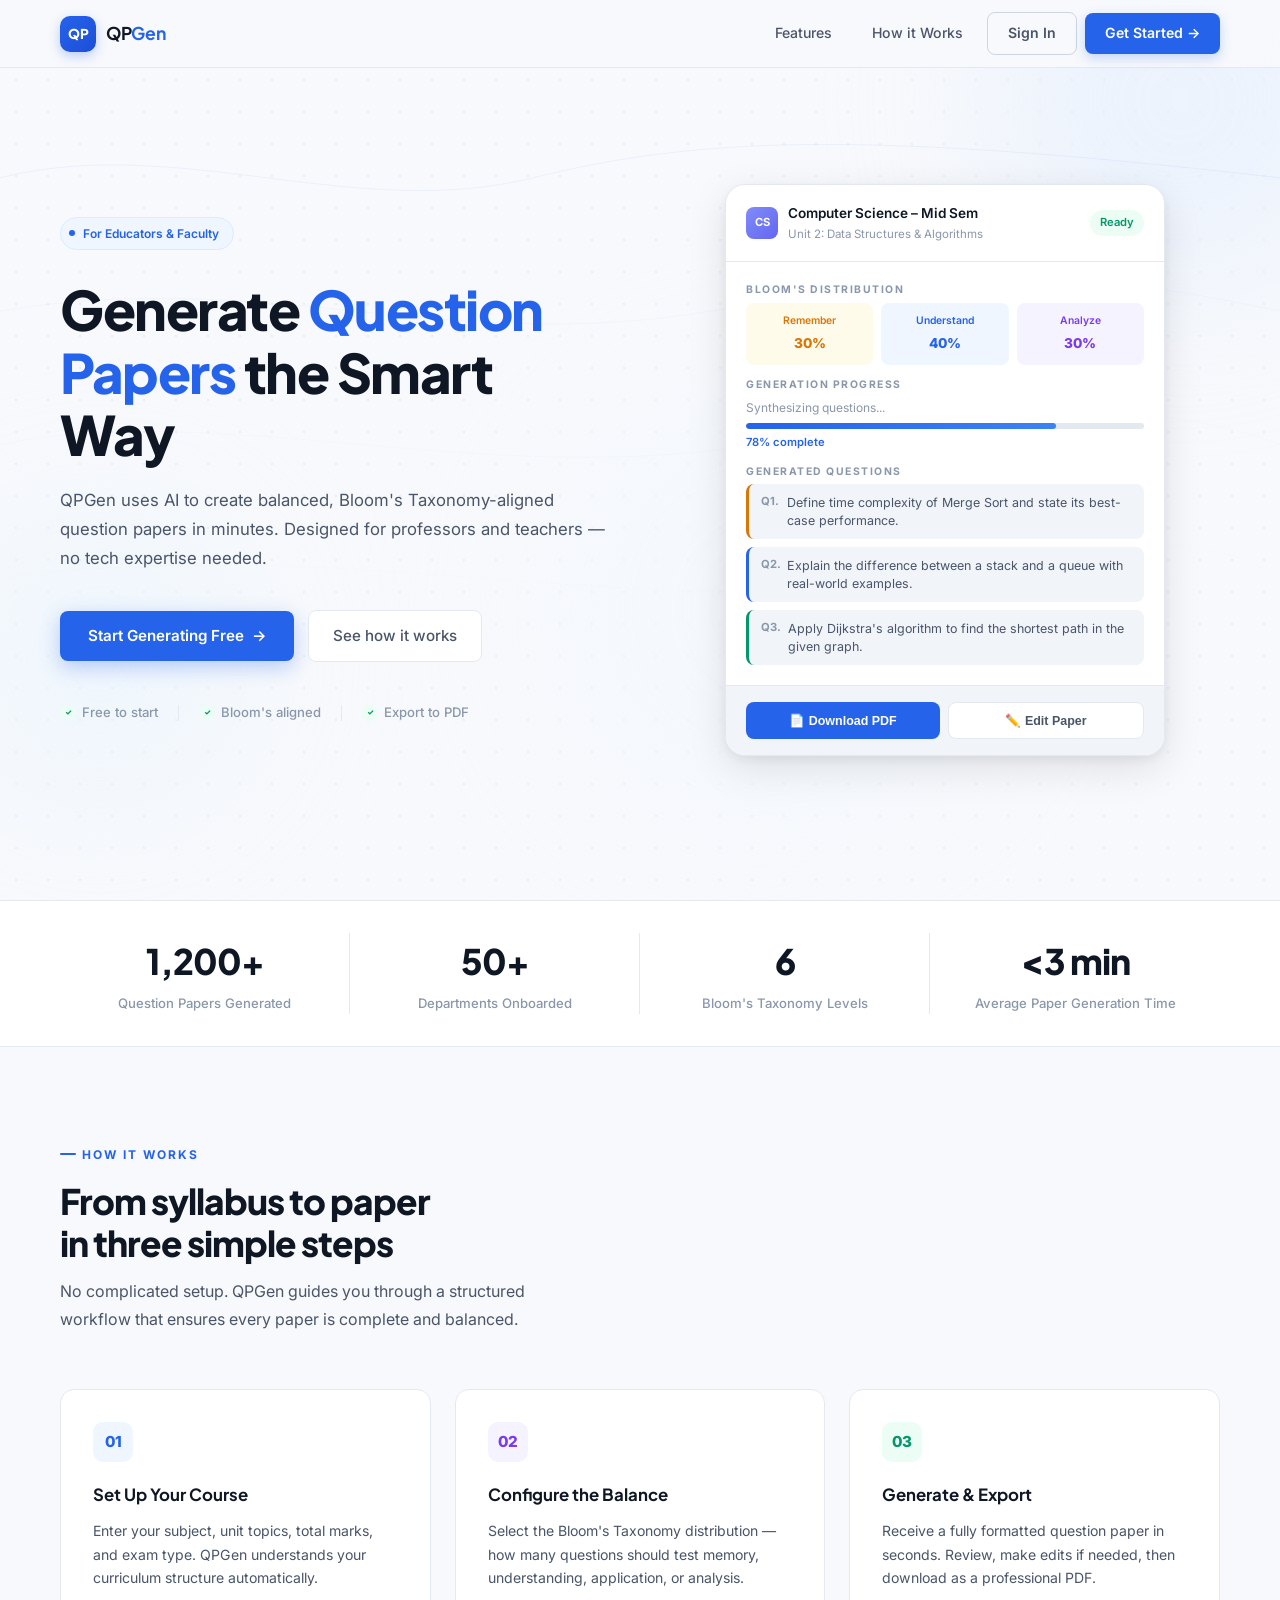
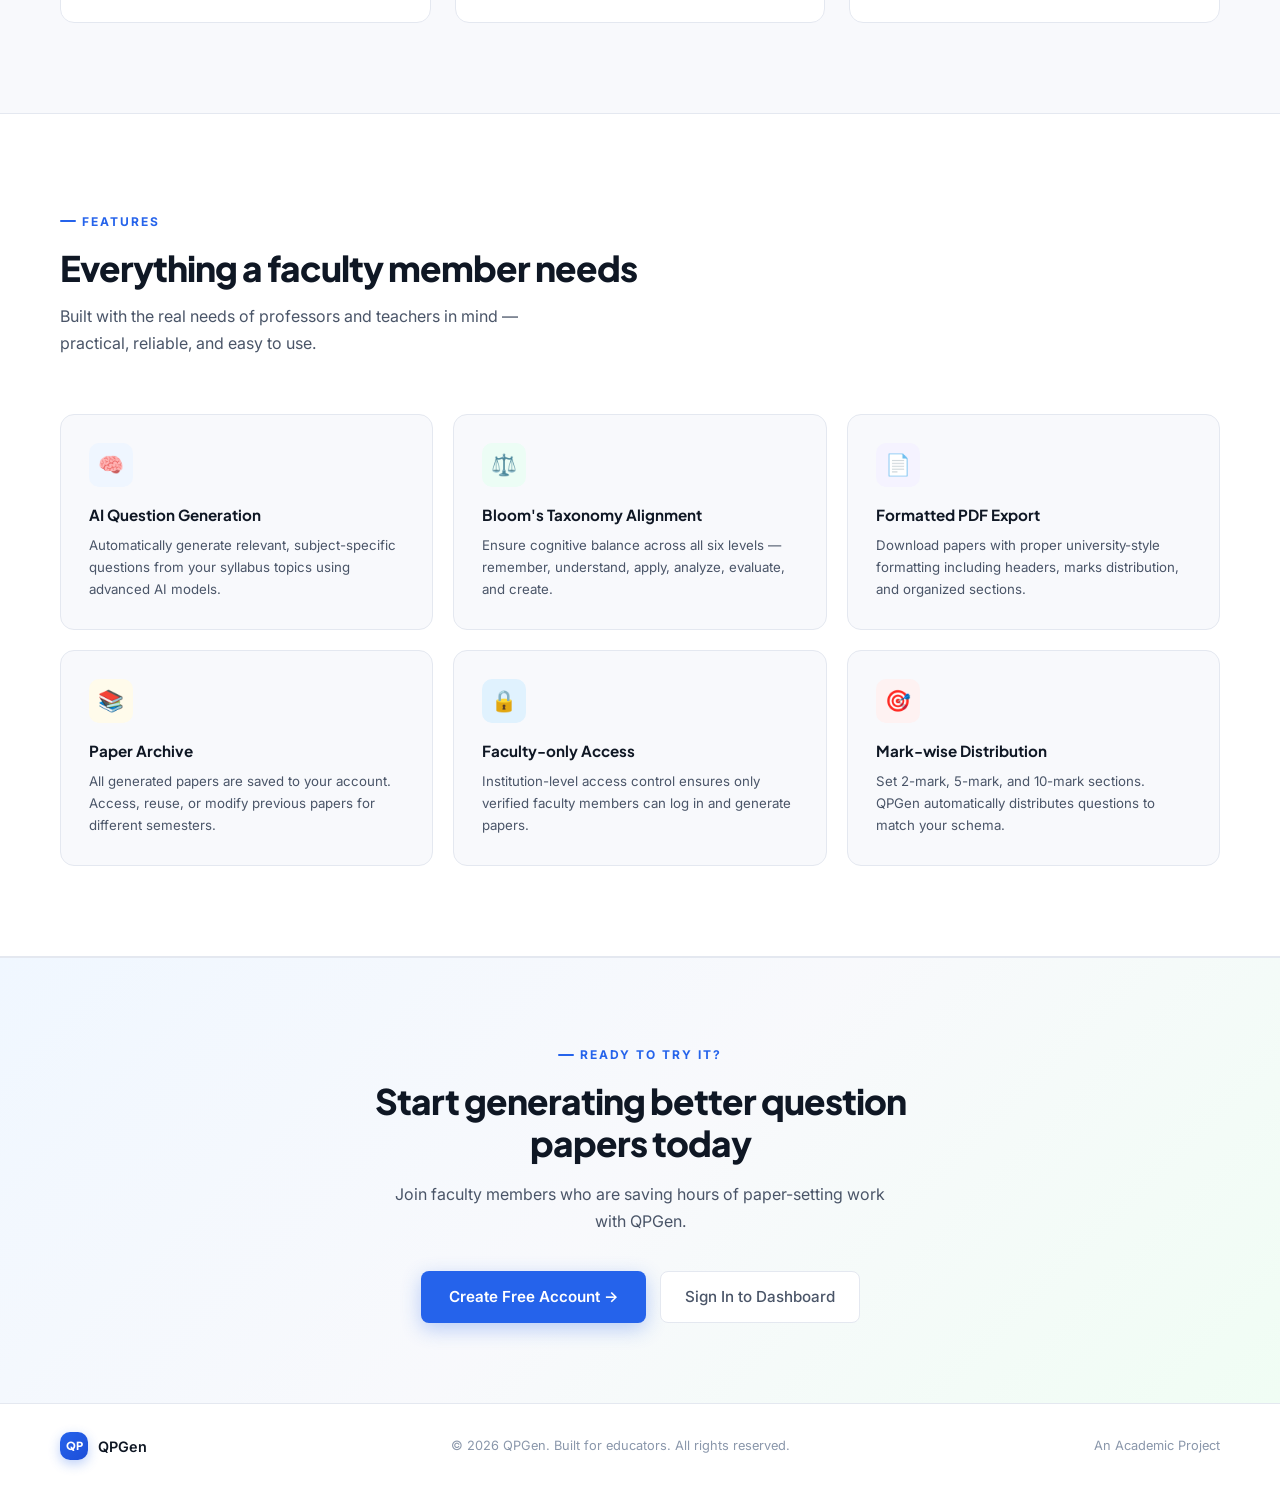
<file: frontend/index.html>
<!DOCTYPE html>
<html lang="en">

<head>
    <meta charset="UTF-8">
    <meta name="viewport" content="width=device-width, initial-scale=1.0">
    <title>QPGen — AI Question Paper Generator for Educators</title>
    <meta name="description"
        content="QPGen helps faculty generate balanced, Bloom's-aligned question papers in minutes using AI. Built for educators, by design.">
    <link
        href="https://fonts.googleapis.com/css2?family=Inter:wght@300;400;500;600;700;800&family=Plus+Jakarta+Sans:wght@400;500;600;700;800&display=swap"
        rel="stylesheet">
    <style>
        *,
        *::before,
        *::after {
            margin: 0;
            padding: 0;
            box-sizing: border-box;
        }

        :root {
            --bg: #f8f9fc;
            --surface: #ffffff;
            --surface-alt: #f1f4f9;
            --border: #e4e8f0;
            --border-strong: #cdd5e0;
            --text-primary: #0f1724;
            --text-secondary: #4a5568;
            --text-muted: #8a97ab;
            --blue: #2563eb;
            --blue-light: #3b82f6;
            --blue-dim: #eff6ff;
            --blue-mid: #dbeafe;
            --green: #059669;
            --green-dim: #ecfdf5;
            --purple: #7c3aed;
            --purple-dim: #f5f3ff;
            --amber: #d97706;
            --amber-dim: #fffbeb;
            --shadow-sm: 0 1px 3px rgba(0, 0, 0, 0.06), 0 1px 2px rgba(0, 0, 0, 0.04);
            --shadow-md: 0 4px 16px rgba(0, 0, 0, 0.08), 0 2px 6px rgba(0, 0, 0, 0.04);
            --shadow-lg: 0 12px 40px rgba(0, 0, 0, 0.1), 0 4px 12px rgba(0, 0, 0, 0.06);
            --radius: 14px;
            --radius-sm: 8px;
            --radius-lg: 20px;
        }

        html,
        body {
            background: var(--bg);
            color: var(--text-primary);
            font-family: 'Inter', sans-serif;
            scroll-behavior: smooth;
            overflow-x: hidden;
            line-height: 1.6;
        }

        /* ── DECORATIVE BG SYSTEM ── */
        .bg-system {
            position: fixed;
            inset: 0;
            z-index: 0;
            pointer-events: none;
            overflow: hidden;
            background-color: var(--bg);
            /* Subtle Dot Grid */
            background-image: radial-gradient(#2563eb15 1.5px, transparent 1.5px);
            background-size: 32px 32px;
        }

        .bg-lines {
            position: absolute;
            inset: 0;
            opacity: 0.3;
        }

        .floater {
            position: absolute;
            border-radius: 50%;
            filter: blur(80px);
            opacity: 0.4;
            z-index: -1;
            animation: float 20s infinite alternate cubic-bezier(0.45, 0, 0.55, 1);
        }

        .f1 {
            width: 400px;
            height: 400px;
            background: #dbeafe;
            top: -100px;
            right: -100px;
            animation-delay: 0s;
        }

        .f2 {
            width: 300px;
            height: 300px;
            background: #e0f2fe;
            bottom: 10%;
            left: -50px;
            animation-delay: -5s;
        }

        .f3 {
            width: 500px;
            height: 500px;
            background: #f0f7ff;
            top: 40%;
            right: 20%;
            animation-delay: -10s;
        }

        @keyframes float {
            0% {
                transform: translate(0, 0) scale(1);
            }

            100% {
                transform: translate(40px, 60px) scale(1.1);
            }
        }

        /* ── HEADER ── */
        header {
            position: fixed;
            top: 0;
            left: 0;
            right: 0;
            padding: 0 60px;
            height: 68px;
            display: flex;
            justify-content: space-between;
            align-items: center;
            z-index: 1000;
            background: rgba(248, 249, 252, 0.92);
            backdrop-filter: blur(16px);
            border-bottom: 1px solid var(--border);
        }

        .logo {
            display: flex;
            align-items: center;
            gap: 10px;
            text-decoration: none;
            color: inherit;
        }

        .logo-icon {
            width: 36px;
            height: 36px;
            background: linear-gradient(135deg, var(--blue) 0%, #1d4ed8 100%);
            border-radius: 10px;
            display: flex;
            align-items: center;
            justify-content: center;
            color: white;
            font-size: 0.85em;
            font-weight: 800;
            font-family: 'Plus Jakarta Sans', sans-serif;
            box-shadow: 0 4px 12px rgba(37, 99, 235, 0.3);
        }

        .logo-name {
            font-family: 'Plus Jakarta Sans', sans-serif;
            font-size: 1.1em;
            font-weight: 700;
            color: var(--text-primary);
            letter-spacing: -0.3px;
        }

        .logo-name span {
            color: var(--blue);
        }

        nav {
            display: flex;
            align-items: center;
            gap: 8px;
        }

        .nav-link {
            padding: 8px 16px;
            color: var(--text-secondary);
            text-decoration: none;
            font-size: 0.88em;
            font-weight: 500;
            border-radius: var(--radius-sm);
            transition: all 0.2s;
        }

        .nav-link:hover {
            background: var(--surface-alt);
            color: var(--text-primary);
        }

        .btn-nav {
            padding: 9px 20px;
            font-size: 0.88em;
            font-weight: 600;
            border-radius: var(--radius-sm);
            cursor: pointer;
            transition: all 0.2s;
            text-decoration: none;
            display: inline-flex;
            align-items: center;
            gap: 6px;
            border: none;
        }

        .btn-nav-outline {
            background: transparent;
            border: 1.5px solid var(--border-strong);
            color: var(--text-secondary);
        }

        .btn-nav-outline:hover {
            border-color: var(--blue);
            color: var(--blue);
            background: var(--blue-dim);
        }

        .btn-nav-primary {
            background: var(--blue);
            color: white;
            box-shadow: 0 4px 12px rgba(37, 99, 235, 0.25);
        }

        .btn-nav-primary:hover {
            background: var(--blue-light);
            transform: translateY(-1px);
            box-shadow: 0 6px 18px rgba(37, 99, 235, 0.35);
        }

        /* ── HERO ── */
        .hero {
            min-height: 100vh;
            display: flex;
            align-items: center;
            padding: 100px 60px 60px;
            position: relative;
            z-index: 1;
            gap: 60px;
        }

        .hero-left {
            flex: 1;
            max-width: 560px;
        }

        .hero-right {
            flex: 1;
            display: flex;
            justify-content: center;
            align-items: center;
        }

        .badge {
            display: inline-flex;
            align-items: center;
            gap: 8px;
            padding: 6px 14px 6px 8px;
            background: var(--blue-dim);
            border: 1.5px solid var(--blue-mid);
            border-radius: 100px;
            font-size: 0.75em;
            font-weight: 600;
            color: var(--blue);
            margin-bottom: 28px;
        }

        .badge-dot {
            width: 6px;
            height: 6px;
            background: var(--blue);
            border-radius: 50%;
            animation: pulse 2s infinite;
        }

        @keyframes pulse {

            0%,
            100% {
                opacity: 1;
                transform: scale(1);
            }

            50% {
                opacity: 0.5;
                transform: scale(0.8);
            }
        }

        .hero-title {
            font-family: 'Plus Jakarta Sans', sans-serif;
            font-size: 3.4em;
            font-weight: 800;
            line-height: 1.15;
            letter-spacing: -1.5px;
            color: var(--text-primary);
            margin-bottom: 20px;
        }

        .hero-title .highlight {
            color: var(--blue);
            position: relative;
        }

        .hero-title .highlight::after {
            content: '';
            position: absolute;
            bottom: 2px;
            left: 0;
            right: 0;
            height: 3px;
            background: linear-gradient(90deg, var(--blue), var(--blue-light));
            border-radius: 2px;
            opacity: 0.3;
        }

        .hero-sub {
            font-size: 1.05em;
            color: var(--text-secondary);
            line-height: 1.75;
            margin-bottom: 36px;
            font-weight: 400;
        }

        .hero-actions {
            display: flex;
            gap: 14px;
            flex-wrap: wrap;
            align-items: center;
        }

        .btn-hero-primary {
            padding: 13px 28px;
            background: var(--blue);
            color: white;
            border: none;
            border-radius: var(--radius-sm);
            font-size: 0.95em;
            font-weight: 600;
            cursor: pointer;
            transition: all 0.2s;
            text-decoration: none;
            display: inline-flex;
            align-items: center;
            gap: 8px;
            box-shadow: 0 6px 20px rgba(37, 99, 235, 0.3);
        }

        .btn-hero-primary:hover {
            background: #1d4ed8;
            transform: translateY(-2px);
            box-shadow: 0 10px 28px rgba(37, 99, 235, 0.4);
        }

        .btn-hero-secondary {
            padding: 13px 24px;
            background: var(--surface);
            color: var(--text-secondary);
            border: 1.5px solid var(--border);
            border-radius: var(--radius-sm);
            font-size: 0.95em;
            font-weight: 500;
            cursor: pointer;
            transition: all 0.2s;
            text-decoration: none;
            display: inline-flex;
            align-items: center;
            gap: 8px;
        }

        .btn-hero-secondary:hover {
            border-color: var(--blue);
            color: var(--blue);
            background: var(--blue-dim);
        }

        .trust-strip {
            margin-top: 40px;
            display: flex;
            align-items: center;
            gap: 20px;
        }

        .trust-item {
            display: flex;
            align-items: center;
            gap: 6px;
            font-size: 0.82em;
            color: var(--text-muted);
            font-weight: 500;
        }

        .trust-check {
            width: 16px;
            height: 16px;
            background: var(--green-dim);
            border-radius: 50%;
            display: flex;
            align-items: center;
            justify-content: center;
            color: var(--green);
            font-size: 0.6em;
            font-weight: 800;
            flex-shrink: 0;
        }

        .trust-sep {
            width: 1px;
            height: 16px;
            background: var(--border);
        }

        /* ── HERO CARD (Right side visual) ── */
        .hero-card {
            background: var(--surface);
            border: 1px solid var(--border);
            border-radius: var(--radius-lg);
            box-shadow: var(--shadow-lg);
            width: 100%;
            max-width: 440px;
            overflow: hidden;
        }

        .hc-header {
            padding: 18px 20px;
            border-bottom: 1px solid var(--border);
            display: flex;
            align-items: center;
            gap: 10px;
        }

        .hc-avatar {
            width: 32px;
            height: 32px;
            background: linear-gradient(135deg, #818cf8, #6366f1);
            border-radius: 8px;
            display: flex;
            align-items: center;
            justify-content: center;
            color: white;
            font-size: 0.7em;
            font-weight: 700;
        }

        .hc-title {
            font-size: 0.85em;
            font-weight: 600;
            color: var(--text-primary);
        }

        .hc-sub {
            font-size: 0.72em;
            color: var(--text-muted);
        }

        .hc-status {
            margin-left: auto;
            padding: 4px 10px;
            border-radius: 100px;
            font-size: 0.7em;
            font-weight: 600;
            background: var(--green-dim);
            color: var(--green);
        }

        .hc-body {
            padding: 20px;
            display: flex;
            flex-direction: column;
            gap: 12px;
        }

        .hc-section-label {
            font-size: 0.65em;
            font-weight: 700;
            text-transform: uppercase;
            letter-spacing: 1.5px;
            color: var(--text-muted);
            margin-bottom: 4px;
        }

        .hc-info-row {
            background: var(--surface-alt);
            border-radius: var(--radius-sm);
            padding: 10px 14px;
        }

        .hc-info-row .label {
            font-size: 0.7em;
            color: var(--text-muted);
            font-weight: 500;
        }

        .hc-info-row .value {
            font-size: 0.88em;
            font-weight: 600;
            color: var(--text-primary);
            margin-top: 2px;
        }

        .hc-bloom-grid {
            display: grid;
            grid-template-columns: 1fr 1fr 1fr;
            gap: 8px;
        }

        .hc-bloom-item {
            border-radius: var(--radius-sm);
            padding: 10px;
            text-align: center;
        }

        .hc-bloom-item .bl-label {
            font-size: 0.65em;
            font-weight: 600;
            margin-bottom: 4px;
        }

        .hc-bloom-item .bl-val {
            font-size: 0.85em;
            font-weight: 800;
        }

        .bl-remember {
            background: var(--amber-dim);
            color: var(--amber);
        }

        .bl-understand {
            background: var(--blue-dim);
            color: var(--blue);
        }

        .bl-analyze {
            background: var(--purple-dim);
            color: var(--purple);
        }

        .hc-prog-bar {
            height: 6px;
            background: var(--border);
            border-radius: 3px;
            overflow: hidden;
            margin-top: 4px;
        }

        .hc-prog-fill {
            height: 100%;
            background: linear-gradient(90deg, var(--blue) 0%, var(--blue-light) 100%);
            border-radius: 3px;
            animation: fillBar 2s ease-out forwards;
        }

        @keyframes fillBar {
            from {
                width: 0;
            }

            to {
                width: var(--w);
            }
        }

        .hc-q-list {
            display: flex;
            flex-direction: column;
            gap: 8px;
        }

        .hc-q-item {
            display: flex;
            align-items: flex-start;
            gap: 10px;
            padding: 10px 12px;
            background: var(--surface-alt);
            border-radius: var(--radius-sm);
            border-left: 3px solid transparent;
            font-size: 0.78em;
            color: var(--text-secondary);
            line-height: 1.4;
        }

        .hc-q-item.q-mem {
            border-left-color: var(--amber);
        }

        .hc-q-item.q-und {
            border-left-color: var(--blue);
        }

        .hc-q-item.q-app {
            border-left-color: var(--green);
        }

        .hc-q-num {
            font-weight: 700;
            font-size: 0.9em;
            color: var(--text-muted);
            min-width: 16px;
        }

        .hc-action-row {
            display: flex;
            gap: 8px;
            padding: 16px 20px;
            border-top: 1px solid var(--border);
            background: var(--surface-alt);
        }

        .hc-btn {
            flex: 1;
            padding: 10px;
            border-radius: var(--radius-sm);
            font-size: 0.78em;
            font-weight: 600;
            cursor: pointer;
            transition: all 0.2s;
            border: none;
            display: flex;
            align-items: center;
            justify-content: center;
            gap: 5px;
        }

        .hc-btn-primary {
            background: var(--blue);
            color: white;
        }

        .hc-btn-primary:hover {
            background: #1d4ed8;
        }

        .hc-btn-outline {
            background: var(--surface);
            color: var(--text-secondary);
            border: 1.5px solid var(--border);
        }

        .hc-btn-outline:hover {
            border-color: var(--blue);
            color: var(--blue);
        }

        /* ── STATS BAR ── */
        .stats-bar {
            background: var(--surface);
            border-top: 1px solid var(--border);
            border-bottom: 1px solid var(--border);
            padding: 32px 60px;
            position: relative;
            z-index: 1;
            display: grid;
            grid-template-columns: repeat(4, 1fr);
            gap: 0;
        }

        .stat-item {
            text-align: center;
            padding: 0 32px;
            border-right: 1px solid var(--border);
        }

        .stat-item:last-child {
            border-right: none;
        }

        .stat-number {
            font-family: 'Plus Jakarta Sans', sans-serif;
            font-size: 2.2em;
            font-weight: 800;
            color: var(--text-primary);
            letter-spacing: -1px;
            display: block;
        }

        .stat-label {
            font-size: 0.82em;
            color: var(--text-muted);
            font-weight: 500;
            margin-top: 4px;
        }

        /* ── HOW IT WORKS ── */
        .section {
            padding: 90px 60px;
            position: relative;
            z-index: 1;
        }

        .section-alt {
            background: var(--surface);
            border-top: 1px solid var(--border);
            border-bottom: 1px solid var(--border);
        }

        .section-tag {
            display: inline-flex;
            align-items: center;
            gap: 6px;
            font-size: 0.75em;
            font-weight: 700;
            text-transform: uppercase;
            letter-spacing: 2px;
            color: var(--blue);
            margin-bottom: 16px;
        }

        .section-tag::before {
            content: '';
            width: 16px;
            height: 2px;
            background: var(--blue);
            border-radius: 1px;
        }

        .section-title {
            font-family: 'Plus Jakarta Sans', sans-serif;
            font-size: 2.2em;
            font-weight: 800;
            letter-spacing: -1px;
            color: var(--text-primary);
            margin-bottom: 14px;
            line-height: 1.2;
        }

        .section-sub {
            font-size: 1em;
            color: var(--text-secondary);
            max-width: 520px;
            line-height: 1.7;
        }

        .steps-grid {
            display: grid;
            grid-template-columns: repeat(3, 1fr);
            gap: 24px;
            margin-top: 56px;
        }

        .step-card {
            background: var(--surface);
            border: 1px solid var(--border);
            border-radius: var(--radius);
            padding: 32px;
            transition: all 0.3s;
            position: relative;
        }

        .step-card:hover {
            border-color: var(--blue);
            box-shadow: var(--shadow-md);
            transform: translateY(-4px);
        }

        .step-num {
            width: 40px;
            height: 40px;
            border-radius: 10px;
            display: flex;
            align-items: center;
            justify-content: center;
            font-weight: 800;
            font-size: 0.95em;
            margin-bottom: 20px;
        }

        .step-n1 {
            background: var(--blue-dim);
            color: var(--blue);
        }

        .step-n2 {
            background: var(--purple-dim);
            color: var(--purple);
        }

        .step-n3 {
            background: var(--green-dim);
            color: var(--green);
        }

        .step-card h3 {
            font-family: 'Plus Jakarta Sans', sans-serif;
            font-size: 1.05em;
            font-weight: 700;
            margin-bottom: 10px;
            color: var(--text-primary);
        }

        .step-card p {
            font-size: 0.88em;
            color: var(--text-secondary);
            line-height: 1.7;
        }

        /* ── FEATURES ── */
        .feat-grid {
            display: grid;
            grid-template-columns: repeat(3, 1fr);
            gap: 20px;
            margin-top: 56px;
        }

        .feat-card {
            background: var(--bg);
            border: 1px solid var(--border);
            border-radius: var(--radius);
            padding: 28px;
            transition: all 0.3s;
        }

        .feat-card:hover {
            background: var(--surface);
            border-color: var(--border-strong);
            box-shadow: var(--shadow-sm);
            transform: translateY(-2px);
        }

        .feat-icon {
            width: 44px;
            height: 44px;
            border-radius: 10px;
            display: flex;
            align-items: center;
            justify-content: center;
            font-size: 1.3em;
            margin-bottom: 16px;
        }

        .fi-blue {
            background: var(--blue-dim);
        }

        .fi-green {
            background: var(--green-dim);
        }

        .fi-purple {
            background: var(--purple-dim);
        }

        .fi-amber {
            background: var(--amber-dim);
        }

        .fi-blue2 {
            background: #e0f2fe;
        }

        .fi-red {
            background: #fef2f2;
        }

        .feat-card h3 {
            font-family: 'Plus Jakarta Sans', sans-serif;
            font-size: 0.95em;
            font-weight: 700;
            margin-bottom: 8px;
            color: var(--text-primary);
        }

        .feat-card p {
            font-size: 0.83em;
            color: var(--text-secondary);
            line-height: 1.65;
        }

        /* ── CTA SECTION ── */
        .cta-section {
            padding: 80px 60px;
            text-align: center;
            position: relative;
            z-index: 1;
            background: linear-gradient(135deg, #f0f7ff 0%, #f8f9fc 50%, #f0fdf4 100%);
            border-top: 1px solid var(--border);
        }

        .cta-section .section-title {
            max-width: 560px;
            margin: 0 auto 16px;
        }

        .cta-section .section-sub {
            margin: 0 auto 36px;
            text-align: center;
        }

        .cta-actions {
            display: flex;
            justify-content: center;
            gap: 14px;
        }

        /* ── AUTH MODAL ── */
        .overlay {
            position: fixed;
            inset: 0;
            background: rgba(15, 23, 36, 0.5);
            backdrop-filter: blur(8px);
            z-index: 2000;
            display: none;
            align-items: center;
            justify-content: center;
            padding: 20px;
        }

        .auth-card {
            width: 100%;
            max-width: 460px;
            background: var(--surface);
            border: 1px solid var(--border);
            border-radius: var(--radius-lg);
            box-shadow: var(--shadow-lg);
            overflow: hidden;
            position: relative;
        }

        .auth-header {
            padding: 28px 32px 0;
            display: flex;
            align-items: flex-start;
            justify-content: space-between;
        }

        .auth-logo {
            display: flex;
            align-items: center;
            gap: 10px;
        }

        .auth-close {
            width: 32px;
            height: 32px;
            border-radius: var(--radius-sm);
            border: 1.5px solid var(--border);
            background: transparent;
            cursor: pointer;
            display: flex;
            align-items: center;
            justify-content: center;
            color: var(--text-muted);
            font-size: 1.1em;
            transition: all 0.2s;
        }

        .auth-close:hover {
            background: var(--surface-alt);
            color: var(--text-primary);
        }

        .auth-tabs {
            display: flex;
            border-bottom: 1px solid var(--border);
            padding: 18px 32px 0;
            gap: 0;
            margin-top: 20px;
        }

        .tab {
            flex: 1;
            padding: 10px 6px;
            text-align: center;
            font-size: 0.85em;
            font-weight: 600;
            color: var(--text-muted);
            cursor: pointer;
            transition: all 0.2s;
            border-bottom: 2px solid transparent;
            margin-bottom: -1px;
        }

        .tab.active {
            color: var(--blue);
            border-bottom-color: var(--blue);
        }

        .tab:hover:not(.active) {
            color: var(--text-secondary);
        }

        .auth-body {
            padding: 24px 32px 32px;
        }

        .field {
            margin-bottom: 18px;
        }

        .field label {
            display: block;
            font-size: 0.8em;
            font-weight: 600;
            color: var(--text-secondary);
            margin-bottom: 7px;
        }

        .field input {
            width: 100%;
            background: var(--surface-alt);
            border: 1.5px solid var(--border);
            color: var(--text-primary);
            padding: 11px 14px;
            border-radius: var(--radius-sm);
            outline: none;
            font-family: inherit;
            font-size: 0.92em;
            transition: all 0.2s;
        }

        .field input:focus {
            border-color: var(--blue);
            background: var(--surface);
            box-shadow: 0 0 0 3px rgba(37, 99, 235, 0.08);
        }

        .field input::placeholder {
            color: var(--text-muted);
        }

        .btn-auth {
            width: 100%;
            padding: 13px;
            background: var(--blue);
            color: white;
            border: none;
            border-radius: var(--radius-sm);
            font-weight: 700;
            font-size: 0.92em;
            cursor: pointer;
            transition: all 0.2s;
            letter-spacing: 0.3px;
            margin-top: 4px;
        }

        .btn-auth:hover {
            background: #1d4ed8;
            transform: translateY(-1px);
            box-shadow: 0 6px 18px rgba(37, 99, 235, 0.3);
        }

        .auth-footer-note {
            text-align: center;
            font-size: 0.75em;
            color: var(--text-muted);
            margin-top: 16px;
        }

        /* ── FOOTER ── */
        footer {
            background: var(--surface);
            border-top: 1px solid var(--border);
            padding: 28px 60px;
            display: flex;
            align-items: center;
            justify-content: space-between;
            position: relative;
            z-index: 1;
        }

        .footer-brand {
            display: flex;
            align-items: center;
            gap: 10px;
        }

        .footer-copy {
            font-size: 0.8em;
            color: var(--text-muted);
        }

        /* ── RESPONSIVE ── */
        @media (max-width: 900px) {
            header {
                padding: 0 24px;
            }

            .hero {
                flex-direction: column;
                padding: 100px 24px 48px;
                gap: 40px;
            }

            .hero-left {
                max-width: 100%;
            }

            .hero-right {
                width: 100%;
            }

            .hero-title {
                font-size: 2.4em;
            }

            .stats-bar {
                grid-template-columns: repeat(2, 1fr);
                padding: 32px 24px;
            }

            .steps-grid,
            .feat-grid {
                grid-template-columns: 1fr;
            }

            .section {
                padding: 60px 24px;
            }

            footer {
                padding: 24px;
                flex-direction: column;
                gap: 12px;
                text-align: center;
            }
        }
    </style>
</head>

<body>
    <!-- Premium Background System -->
    <div class="bg-system">
        <div class="floater f1"></div>
        <div class="floater f2"></div>
        <div class="floater f3"></div>
        <div class="bg-lines">
            <svg viewBox="0 0 1440 900" preserveAspectRatio="xMidYMid slice" xmlns="http://www.w3.org/2000/svg">
                <path d="M0,200 C200,150 400,250 600,200 S1000,150 1440,200" stroke="#2563eb" stroke-width="0.8"
                    fill="none" opacity="0.3" />
                <path d="M0,350 C300,300 500,400 800,350 S1200,300 1440,350" stroke="#2563eb" stroke-width="0.6"
                    fill="none" opacity="0.2" />
                <path d="M0,500 C250,450 550,550 850,500 S1300,450 1440,500" stroke="#2563eb" stroke-width="0.5"
                    fill="none" opacity="0.15" />
                <path d="M0,650 C400,600 700,700 1000,650 S1350,600 1440,650" stroke="#2563eb" stroke-width="0.4"
                    fill="none" opacity="0.1" />
            </svg>
        </div>
    </div>

    <!-- HEADER -->
    <header>
        <a class="logo" href="#">
            <div class="logo-icon">QP</div>
            <span class="logo-name">QP<span>Gen</span></span>
        </a>
        <nav>
            <a href="#features" class="nav-link">Features</a>
            <a href="#how-it-works" class="nav-link">How it Works</a>
            <a href="#" class="btn-nav btn-nav-outline" onclick="openAuth('login')">Sign In</a>
            <a href="#" class="btn-nav btn-nav-primary" onclick="openAuth('register')">Get Started →</a>
        </nav>
    </header>

    <!-- HERO -->
    <section class="hero">
        <div class="hero-left">
            <div class="badge">
                <div class="badge-dot"></div>
                For Educators &amp; Faculty
            </div>
            <h1 class="hero-title">Generate <span class="highlight">Question Papers</span> the Smart Way</h1>
            <p class="hero-sub">QPGen uses AI to create balanced, Bloom's Taxonomy-aligned question papers in minutes.
                Designed for professors and teachers — no tech expertise needed.</p>
            <div class="hero-actions">
                <a href="#" class="btn-hero-primary" onclick="openAuth('register')">
                    <span>Start Generating Free</span>
                    <span>→</span>
                </a>
                <a href="#how-it-works" class="btn-hero-secondary">See how it works</a>
            </div>
            <div class="trust-strip">
                <div class="trust-item">
                    <div class="trust-check">✓</div>
                    Free to start
                </div>
                <div class="trust-sep"></div>
                <div class="trust-item">
                    <div class="trust-check">✓</div>
                    Bloom's aligned
                </div>
                <div class="trust-sep"></div>
                <div class="trust-item">
                    <div class="trust-check">✓</div>
                    Export to PDF
                </div>
            </div>
        </div>

        <div class="hero-right">
            <!-- Live Preview Card -->
            <div class="hero-card">
                <div class="hc-header">
                    <div class="hc-avatar">CS</div>
                    <div>
                        <div class="hc-title">Computer Science – Mid Sem</div>
                        <div class="hc-sub">Unit 2: Data Structures &amp; Algorithms</div>
                    </div>
                    <div class="hc-status">Ready</div>
                </div>
                <div class="hc-body">
                    <div>
                        <div class="hc-section-label">Bloom's Distribution</div>
                        <div class="hc-bloom-grid">
                            <div class="hc-bloom-item bl-remember">
                                <div class="bl-label">Remember</div>
                                <div class="bl-val">30%</div>
                            </div>
                            <div class="hc-bloom-item bl-understand">
                                <div class="bl-label">Understand</div>
                                <div class="bl-val">40%</div>
                            </div>
                            <div class="hc-bloom-item bl-analyze">
                                <div class="bl-label">Analyze</div>
                                <div class="bl-val">30%</div>
                            </div>
                        </div>
                    </div>
                    <div>
                        <div class="hc-section-label">Generation Progress</div>
                        <div style="font-size:0.75em; color: var(--text-muted); margin-bottom:6px;">Synthesizing
                            questions...</div>
                        <div class="hc-prog-bar">
                            <div class="hc-prog-fill" style="--w:78%"></div>
                        </div>
                        <div style="font-size:0.7em; color:var(--blue); margin-top:5px; font-weight:600;">78% complete
                        </div>
                    </div>
                    <div>
                        <div class="hc-section-label">Generated Questions</div>
                        <div class="hc-q-list">
                            <div class="hc-q-item q-mem"><span class="hc-q-num">Q1.</span> Define time complexity of
                                Merge Sort and state its best-case performance.</div>
                            <div class="hc-q-item q-und"><span class="hc-q-num">Q2.</span> Explain the difference
                                between a stack and a queue with real-world examples.</div>
                            <div class="hc-q-item q-app"><span class="hc-q-num">Q3.</span> Apply Dijkstra's algorithm to
                                find the shortest path in the given graph.</div>
                        </div>
                    </div>
                </div>
                <div class="hc-action-row">
                    <button class="hc-btn hc-btn-primary">📄 Download PDF</button>
                    <button class="hc-btn hc-btn-outline">✏️ Edit Paper</button>
                </div>
            </div>
        </div>
    </section>

    <!-- STATS BAR -->
    <div class="stats-bar">
        <div class="stat-item">
            <span class="stat-number">1,200+</span>
            <div class="stat-label">Question Papers Generated</div>
        </div>
        <div class="stat-item">
            <span class="stat-number">50+</span>
            <div class="stat-label">Departments Onboarded</div>
        </div>
        <div class="stat-item">
            <span class="stat-number">6</span>
            <div class="stat-label">Bloom's Taxonomy Levels</div>
        </div>
        <div class="stat-item">
            <span class="stat-number">&lt;3 min</span>
            <div class="stat-label">Average Paper Generation Time</div>
        </div>
    </div>

    <!-- HOW IT WORKS -->
    <section class="section" id="how-it-works">
        <div class="section-tag">How it Works</div>
        <h2 class="section-title">From syllabus to paper<br>in three simple steps</h2>
        <p class="section-sub">No complicated setup. QPGen guides you through a structured workflow that ensures every
            paper is complete and balanced.</p>
        <div class="steps-grid">
            <div class="step-card">
                <div class="step-num step-n1">01</div>
                <h3>Set Up Your Course</h3>
                <p>Enter your subject, unit topics, total marks, and exam type. QPGen understands your curriculum
                    structure automatically.</p>
            </div>
            <div class="step-card">
                <div class="step-num step-n2">02</div>
                <h3>Configure the Balance</h3>
                <p>Select the Bloom's Taxonomy distribution — how many questions should test memory, understanding,
                    application, or analysis.</p>
            </div>
            <div class="step-card">
                <div class="step-num step-n3">03</div>
                <h3>Generate &amp; Export</h3>
                <p>Receive a fully formatted question paper in seconds. Review, make edits if needed, then download as a
                    professional PDF.</p>
            </div>
        </div>
    </section>

    <!-- FEATURES -->
    <section class="section section-alt" id="features">
        <div class="section-tag">Features</div>
        <h2 class="section-title">Everything a faculty member needs</h2>
        <p class="section-sub">Built with the real needs of professors and teachers in mind — practical, reliable, and
            easy to use.</p>
        <div class="feat-grid">
            <div class="feat-card">
                <div class="feat-icon fi-blue">🧠</div>
                <h3>AI Question Generation</h3>
                <p>Automatically generate relevant, subject-specific questions from your syllabus topics using advanced
                    AI models.</p>
            </div>
            <div class="feat-card">
                <div class="feat-icon fi-green">⚖️</div>
                <h3>Bloom's Taxonomy Alignment</h3>
                <p>Ensure cognitive balance across all six levels — remember, understand, apply, analyze, evaluate, and
                    create.</p>
            </div>
            <div class="feat-card">
                <div class="feat-icon fi-purple">📄</div>
                <h3>Formatted PDF Export</h3>
                <p>Download papers with proper university-style formatting including headers, marks distribution, and
                    organized sections.</p>
            </div>
            <div class="feat-card">
                <div class="feat-icon fi-amber">📚</div>
                <h3>Paper Archive</h3>
                <p>All generated papers are saved to your account. Access, reuse, or modify previous papers for
                    different semesters.</p>
            </div>
            <div class="feat-card">
                <div class="feat-icon fi-blue2">🔒</div>
                <h3>Faculty-only Access</h3>
                <p>Institution-level access control ensures only verified faculty members can log in and generate
                    papers.</p>
            </div>
            <div class="feat-card">
                <div class="feat-icon fi-red">🎯</div>
                <h3>Mark-wise Distribution</h3>
                <p>Set 2-mark, 5-mark, and 10-mark sections. QPGen automatically distributes questions to match your
                    schema.</p>
            </div>
        </div>
    </section>

    <!-- CTA -->
    <section class="cta-section">
        <div class="section-tag" style="justify-content: center;">Ready to Try It?</div>
        <h2 class="section-title">Start generating better question papers today</h2>
        <p class="section-sub">Join faculty members who are saving hours of paper-setting work with QPGen.</p>
        <div class="cta-actions">
            <a href="#" class="btn-hero-primary" onclick="openAuth('register')">Create Free Account →</a>
            <a href="#" class="btn-hero-secondary" onclick="openAuth('login')">Sign In to Dashboard</a>
        </div>
    </section>

    <!-- FOOTER -->
    <footer>
        <div class="footer-brand">
            <div class="logo-icon" style="width:28px; height:28px; font-size:0.7em;">QP</div>
            <span style="font-size:0.9em; font-weight:600; color: var(--text-primary);">QPGen</span>
        </div>
        <div class="footer-copy">© 2026 QPGen. Built for educators. All rights reserved.</div>
        <div class="footer-copy">An Academic Project</div>
    </footer>

    <!-- AUTH MODAL -->
    <div class="overlay" id="authBox">
        <div class="auth-card">
            <div class="auth-header">
                <div class="auth-logo">
                    <div class="logo-icon" style="width:30px; height:30px; font-size:0.72em;">QP</div>
                    <span style="font-size:0.95em; font-weight:700;">QPGen</span>
                </div>
                <button class="auth-close" onclick="closeAuth()">✕</button>
            </div>
            <div class="auth-tabs">
                <div class="tab" id="tLog" onclick="setTab('login')">Faculty Sign In</div>
                <div class="tab" id="tReg" onclick="setTab('register')">Create Account</div>
            </div>
            <div class="auth-body">
                <div id="pLog" style="display:none;">
                    <div class="field">
                        <label>Institutional Email</label>
                        <input type="email" id="le" placeholder="professor@university.edu">
                    </div>
                    <div class="field">
                        <label>Password</label>
                        <input type="password" id="lp" placeholder="Enter your password">
                    </div>
                    <button class="btn-auth" onclick="login()">Sign In to Dashboard →</button>
                    <div class="auth-footer-note">Don't have an account? <a href="#" onclick="setTab('register')"
                            style="color:var(--blue); font-weight:600;">Create one →</a></div>
                </div>
                <div id="pReg" style="display:none;">
                    <div class="field">
                        <label>Full Name</label>
                        <input type="text" id="rn" placeholder="Dr. Anita Sharma">
                    </div>
                    <div class="field">
                        <label>Institutional Email</label>
                        <input type="email" id="re" placeholder="anita@university.edu">
                    </div>
                    <div class="field">
                        <label>Password</label>
                        <input type="password" id="rp" placeholder="Create a strong password">
                    </div>
                    <button class="btn-auth" onclick="register()">Create Account →</button>
                    <div class="auth-footer-note">Already registered? <a href="#" onclick="setTab('login')"
                            style="color:var(--blue); font-weight:600;">Sign in →</a></div>
                </div>
            </div>
        </div>
    </div>

    <script>
        const API = '/api';

        function openAuth(t) { document.getElementById('authBox').style.display = 'flex'; setTab(t); }
        function closeAuth() { document.getElementById('authBox').style.display = 'none'; }
        function setTab(t) {
            document.getElementById('tLog').className = 'tab ' + (t === 'login' ? 'active' : '');
            document.getElementById('tReg').className = 'tab ' + (t === 'register' ? 'active' : '');
            document.getElementById('pLog').style.display = t === 'login' ? 'block' : 'none';
            document.getElementById('pReg').style.display = t === 'register' ? 'block' : 'none';
        }

        async function login() {
            const email = document.getElementById('le').value;
            const password = document.getElementById('lp').value;
            if (!email || !password) return alert('Please fill in all fields.');
            try {
                const res = await fetch(`${API}/auth/login`, {
                    method: 'POST',
                    headers: { 'Content-Type': 'application/json' },
                    body: JSON.stringify({ email, password })
                });
                const d = await res.json();
                if (res.ok) {
                    localStorage.setItem('token', d.access_token);
                    localStorage.setItem('user', JSON.stringify(d.user));
                    window.location.href = 'dashboard.html';
                } else {
                    alert(d.error || 'Login failed. Please check your credentials.');
                }
            } catch {
                alert('Unable to connect to server. Please try again.');
            }
        }

        async function register() {
            const username = document.getElementById('rn').value;
            const email = document.getElementById('re').value;
            const password = document.getElementById('rp').value;
            if (!username || !email || !password) return alert('Please fill in all fields.');
            try {
                const res = await fetch(`${API}/auth/register`, {
                    method: 'POST',
                    headers: { 'Content-Type': 'application/json' },
                    body: JSON.stringify({ username, email, password })
                });
                if (res.ok) {
                    alert('Account created! You can now sign in.');
                    setTab('login');
                } else {
                    const d = await res.json();
                    alert(d.error || 'Registration failed. Please try again.');
                }
            } catch {
                alert('Unable to connect to server. Please try again.');
            }
        }

        document.getElementById('authBox').addEventListener('click', (e) => {
            if (e.target.id === 'authBox') closeAuth();
        });

        if (localStorage.getItem('token')) window.location.href = 'dashboard.html';
    </script>
</body>

</html>
</file>
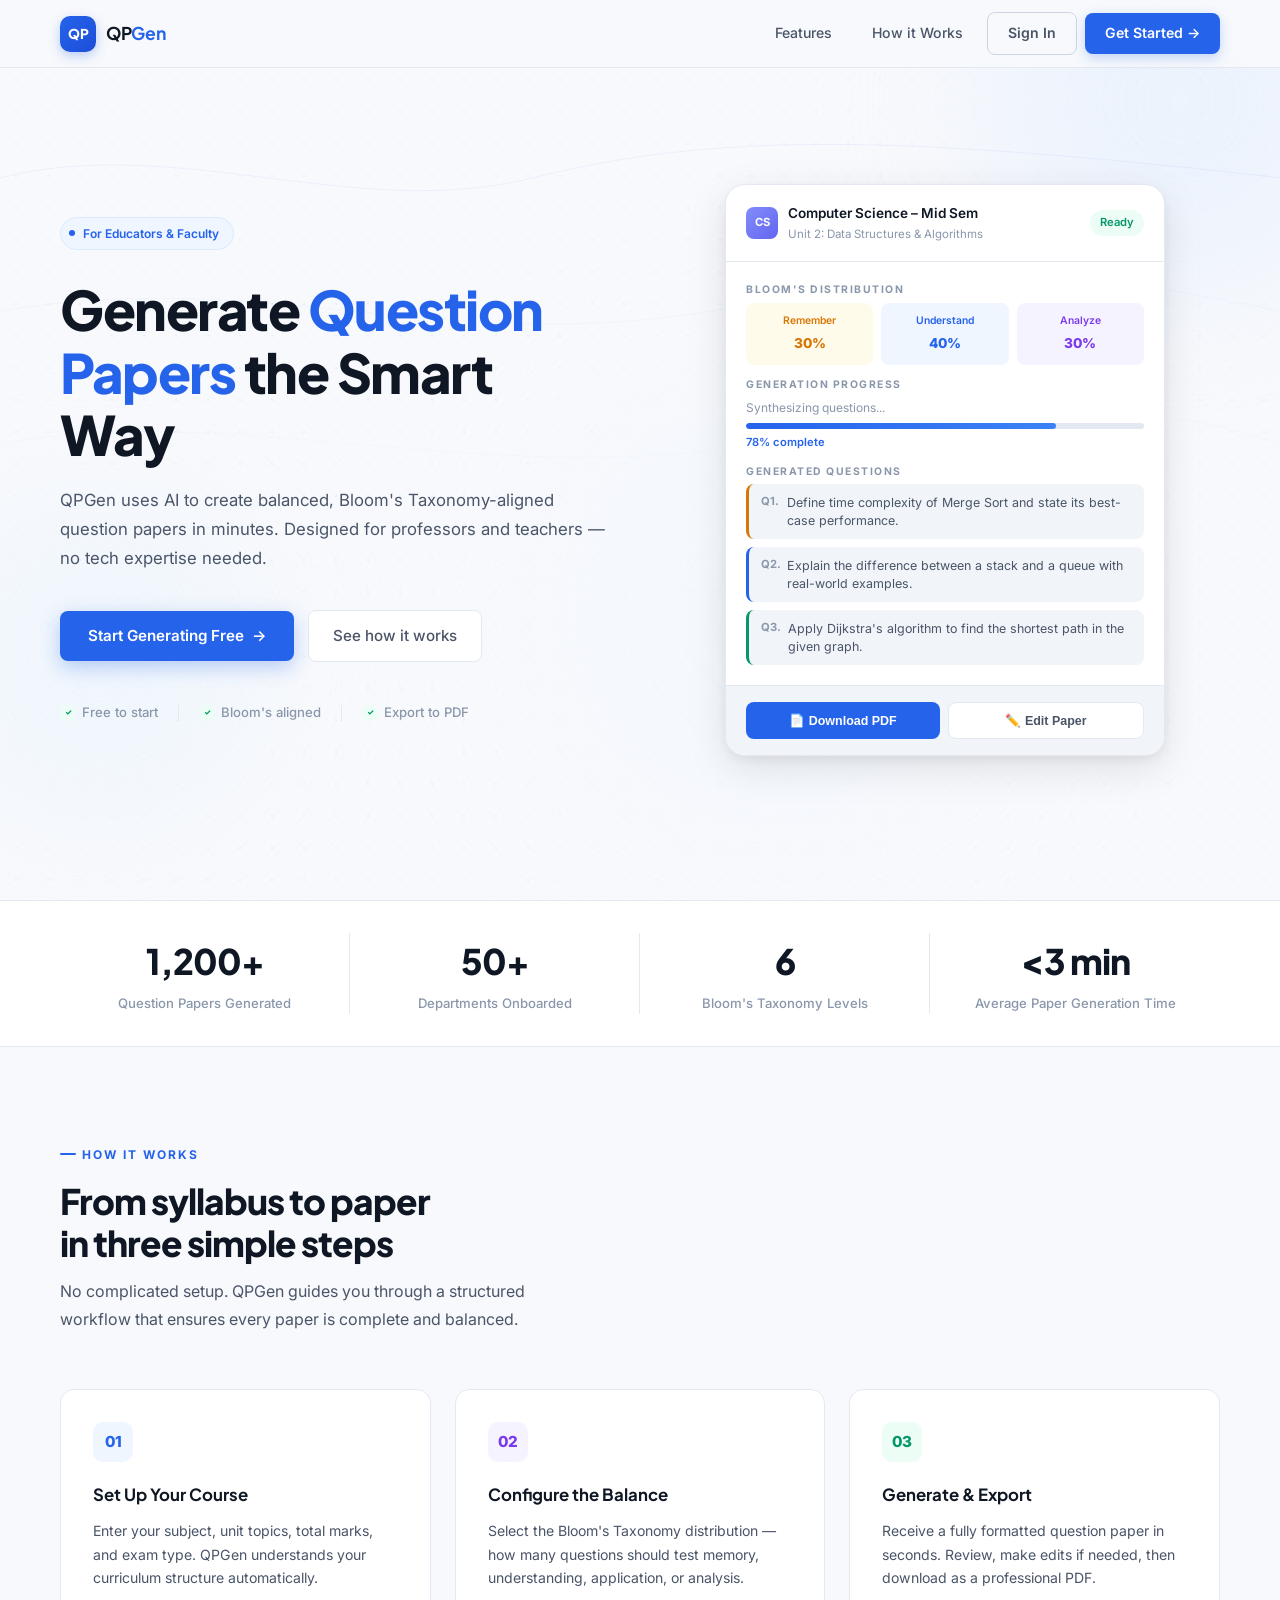
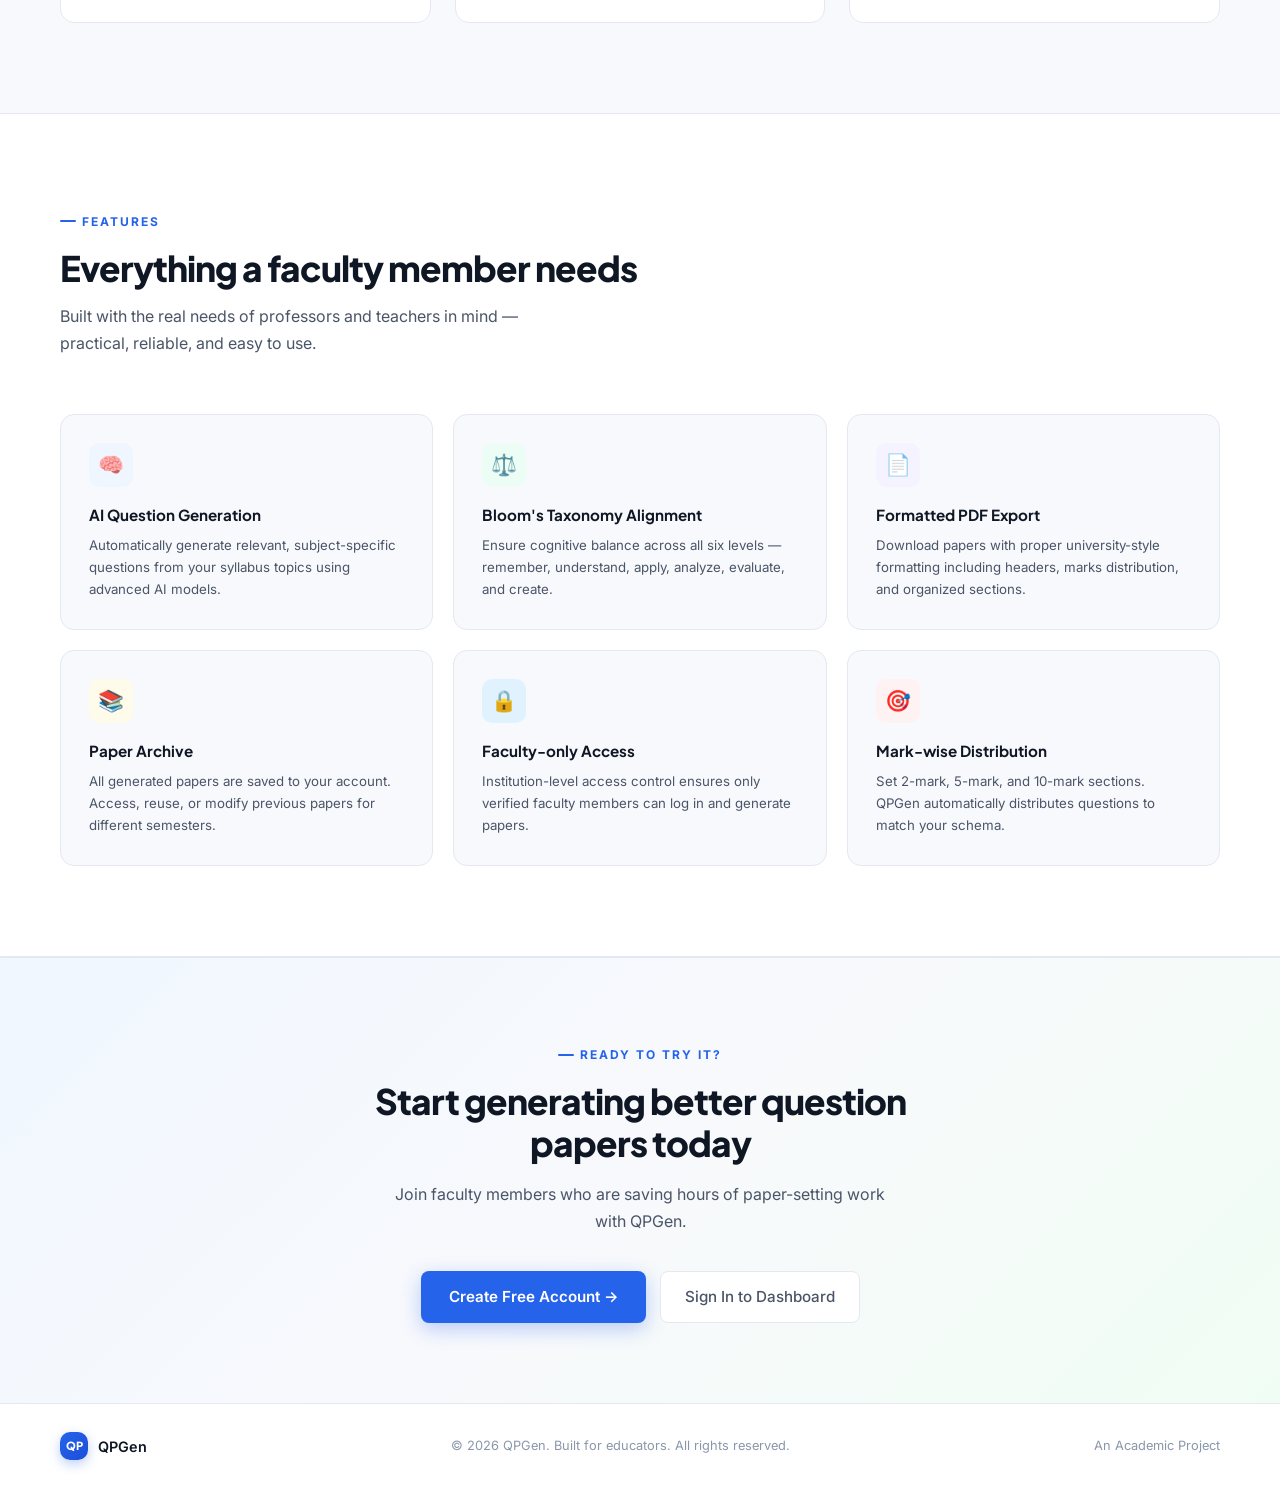
<file: frontend/dashboard.html>
<!DOCTYPE html>
<html lang="en">

<head>
    <meta charset="UTF-8">
    <meta name="viewport" content="width=device-width, initial-scale=1.0">
    <title>QPGen — Executive Dashboard</title>
    <link
        href="https://fonts.googleapis.com/css2?family=Playfair+Display:ital,wght@0,700;0,900;1,700&family=DM+Sans:wght@300;400;500;600&family=DM+Mono:wght@400;500&display=swap"
        rel="stylesheet">
    <link href="style.css" rel="stylesheet">
</head>

<body>
    <div class="ambient-bg">
        <div class="glow-1"></div>
        <div class="glow-2"></div>
    </div>

    <div class="layout">
        <aside class="sidebar">
            <a href="dashboard.html" class="logo">
                <div class="logo-mark">QP</div>
                <span class="logo-text">QPGen</span>
            </a>

            <div class="nav-section">Workspace</div>
            <a href="dashboard.html" class="nav-item active">
                <span class="nav-icon">▤</span> Dashboard
            </a>
            <a href="questions.html" class="nav-item">
                <span class="nav-icon">⚄</span> Question Bank
            </a>
            <a href="generate.html" class="nav-item">
                <span class="nav-icon">✦</span> Generate Paper
            </a>

            <div class="nav-section">Management</div>
            <a href="profile.html" class="nav-item">
                <span class="nav-icon">👤</span> Account Profile
            </a>

            <div id="adminArea" style="display: none;">
                <div class="nav-section">University Admin</div>
                <a href="admin/teachers.html" class="nav-item">
                    <span class="nav-icon">⌘</span> Manage Faculty
                </a>
                <a href="admin/requests.html" class="nav-item">
                    <span class="nav-icon">✉</span> Access Requests
                </a>
            </div>

            <div class="sidebar-footer">
                <div class="user-pill" onclick="location.href='profile.html'">
                    <div class="avatar" id="av">P</div>
                    <div class="user-meta">
                        <div class="user-name" id="uName">Professor</div>
                        <div class="user-email" id="uEmail">prof@univ.edu</div>
                    </div>
                </div>
                <button class="btn btn-danger" style="width: 100%; margin-top: 16px; font-size: 0.7em;" onclick="logout()">Secure Logout</button>
            </div>
        </aside>

        <main class="main">
            <header class="page-header animate-fade">
                <p id="dt">Establishing link...</p>
                <h1 id="greet">Welcome back,<br><em>Professor.</em></h1>
                
                <div class="form-group" style="margin-top: 32px; max-width: 400px;">
                    <div style="position: relative;">
                        <input type="text" id="pSearch" placeholder="Search archives..." oninput="filterPapers()">
                        <span style="position: absolute; left: 16px; top: 50%; transform: translateY(-50%); color: var(--brand); font-size: 0.8em;">⌕</span>
                    </div>
                </div>
            </header>

            <div class="stats-grid animate-fade" style="display: grid; grid-template-columns: repeat(3, 1fr); gap: 24px; margin-bottom: 60px;">
                <div class="card stat-card">
                    <div class="stat-val" id="sP">0</div>
                    <div class="stat-lbl">Papers Crafted</div>
                    <div class="stat-trend" style="font-size: 0.7em; color: var(--brand); margin-top: 16px;">✦ Institutional Repository</div>
                </div>
                <div class="card stat-card">
                    <div class="stat-val" id="sQ">0</div>
                    <div class="stat-lbl">Library Items</div>
                    <div class="stat-trend" style="font-size: 0.7em; color: var(--blue); margin-top: 16px;">✧ Bloom Distributed</div>
                </div>
                <div class="card stat-card">
                    <div class="stat-val" id="sS">0</div>
                    <div class="stat-lbl">Active Curricula</div>
                    <div class="stat-trend" style="font-size: 0.7em; color: var(--brand); margin-top: 16px;">⌘ Verified Access</div>
                </div>
            </div>

            <div class="content-grid animate-fade" style="display: grid; grid-template-columns: 1.6fr 1fr; gap: 40px;">
                <div class="panel">
                    <div class="panel-head">
                        <span class="panel-title">Recent Archival Entries</span>
                        <a href="generate.html" class="btn btn-primary" style="padding: 8px 16px; font-size: 0.6em;">+ New Synthesis</a>
                    </div>
                    <div id="paperListContainer">
                        <div style="padding: 80px; text-align: center; color: var(--text-muted); font-family: 'DM Mono', monospace; font-size: 0.8em; letter-spacing: 1px;">
                            Consulting historical records...
                        </div>
                    </div>
                </div>

                <div class="panel">
                    <div class="panel-head">
                        <span class="panel-title">Pedagogical Spectrum</span>
                    </div>
                    <div class="bloom-chart" id="bloomContainer">
                        <!-- Bloom bars -->
                    </div>
                </div>
            </div>
        </main>
    </div>

    <script>
        const API = '/api';
        const token = localStorage.getItem('token');
        if (!token) window.location.href = 'index.html';
        const user = JSON.parse(localStorage.getItem('user') || '{}');

        const headers = { 'Authorization': `Bearer ${token}`, 'Content-Type': 'application/json' };
        let allPapers = [];

        // UI Initialization
        document.getElementById('uName').textContent = user.username || 'Professor';
        document.getElementById('uEmail').textContent = user.email || '';
        document.getElementById('av').textContent = (user.username || 'P')[0].toUpperCase();

        if (user.roles && user.roles.includes('admin')) {
            document.getElementById('adminArea').style.display = 'block';
        }

        const date = new Date();
        const options = { weekday: 'long', month: 'long', day: 'numeric' };
        document.getElementById('dt').textContent = date.toLocaleDateString('en-US', options).toUpperCase();

        const hr = date.getHours();
        const greeting = hr < 12 ? 'Good morning' : hr < 17 ? 'Good afternoon' : 'Good evening';
        document.getElementById('greet').innerHTML = `${greeting},<br><em>${user.username || 'Professor'}.</em>`;

        async function load() {
            try {
                const [qR, sR, pR] = await Promise.all([
                    fetch(`${API}/questions/`, { headers }),
                    fetch(`${API}/subjects/`, { headers }),
                    fetch(`${API}/papers/`, { headers })
                ]);

                const qD = await qR.json();
                const sD = await sR.json();
                const pD = await pR.json();

                document.getElementById('sQ').textContent = qD.count || 0;
                document.getElementById('sS').textContent = sD.count || 0;
                document.getElementById('sP').textContent = pD.count || 0;

                allPapers = pD.papers || [];
                renderPapers(allPapers);

                // Bloom Chart logic
                const bloomColors = {
                    remember: 'var(--bloom-remember)',
                    understand: 'var(--bloom-understand)',
                    apply: 'var(--bloom-apply)',
                    analyze: 'var(--bloom-analyze)',
                    evaluate: 'var(--bloom-evaluate)',
                    create: 'var(--bloom-create)'
                };

                const counts = { remember: 0, understand: 0, apply: 0, analyze: 0, evaluate: 0, create: 0 };
                (qD.questions || []).forEach(q => { if (counts[q.blooms_level] !== undefined) counts[q.blooms_level]++; });
                const max = Math.max(...Object.values(counts), 1);

                document.getElementById('bloomContainer').innerHTML = Object.entries(counts).map(([label, val]) => `
                    <div class="bloom-row">
                        <div class="bloom-label">${label}</div>
                        <div class="bloom-bar-wrap">
                            <div class="bloom-bar-fill" style="width:0%; background:${bloomColors[label]}" data-target="${(val / max) * 100}"></div>
                        </div>
                        <div class="bloom-val">${val}</div>
                    </div>
                `).join('');

                setTimeout(() => {
                    document.querySelectorAll('.bloom-bar-fill').forEach(bar => {
                        bar.style.width = bar.dataset.target + '%';
                    });
                }, 100);

            } catch (e) { console.error('Archive link failed:', e); }
        }

        function renderPapers(papers) {
            const container = document.getElementById('paperListContainer');
            if (papers.length === 0) {
                container.innerHTML = `<div style="padding: 60px; text-align:center; color:var(--muted); font-size:0.8em;">No archival entries found.</div>`;
                return;
            }

            container.innerHTML = papers.slice(0, 6).map((p, i) => `
                <div class="paper-item" onclick="location.href='generate.html?paper_id=${p.id}'">
                    <div class="paper-num">${String(i + 1).padStart(2, '0')}</div>
                    <div class="paper-content">
                        <div class="paper-title">${p.title}</div>
                        <div class="paper-meta">${p.subject_name || 'General'} • ${p.total_marks} MARKS • ${p.question_count} ITEMS</div>
                    </div>
                    <div class="paper-status">ENCRYPTED</div>
                </div>
            `).join('');
        }

        function filterPapers() {
            const q = document.getElementById('pSearch').value.toLowerCase();
            const filtered = allPapers.filter(p =>
                p.title.toLowerCase().includes(q) ||
                (p.subject_name && p.subject_name.toLowerCase().includes(q))
            );
            renderPapers(filtered);
        }

        function logout() { localStorage.clear(); window.location.href = 'index.html'; }

        load();
    </script>
</body>

</html>
</file>
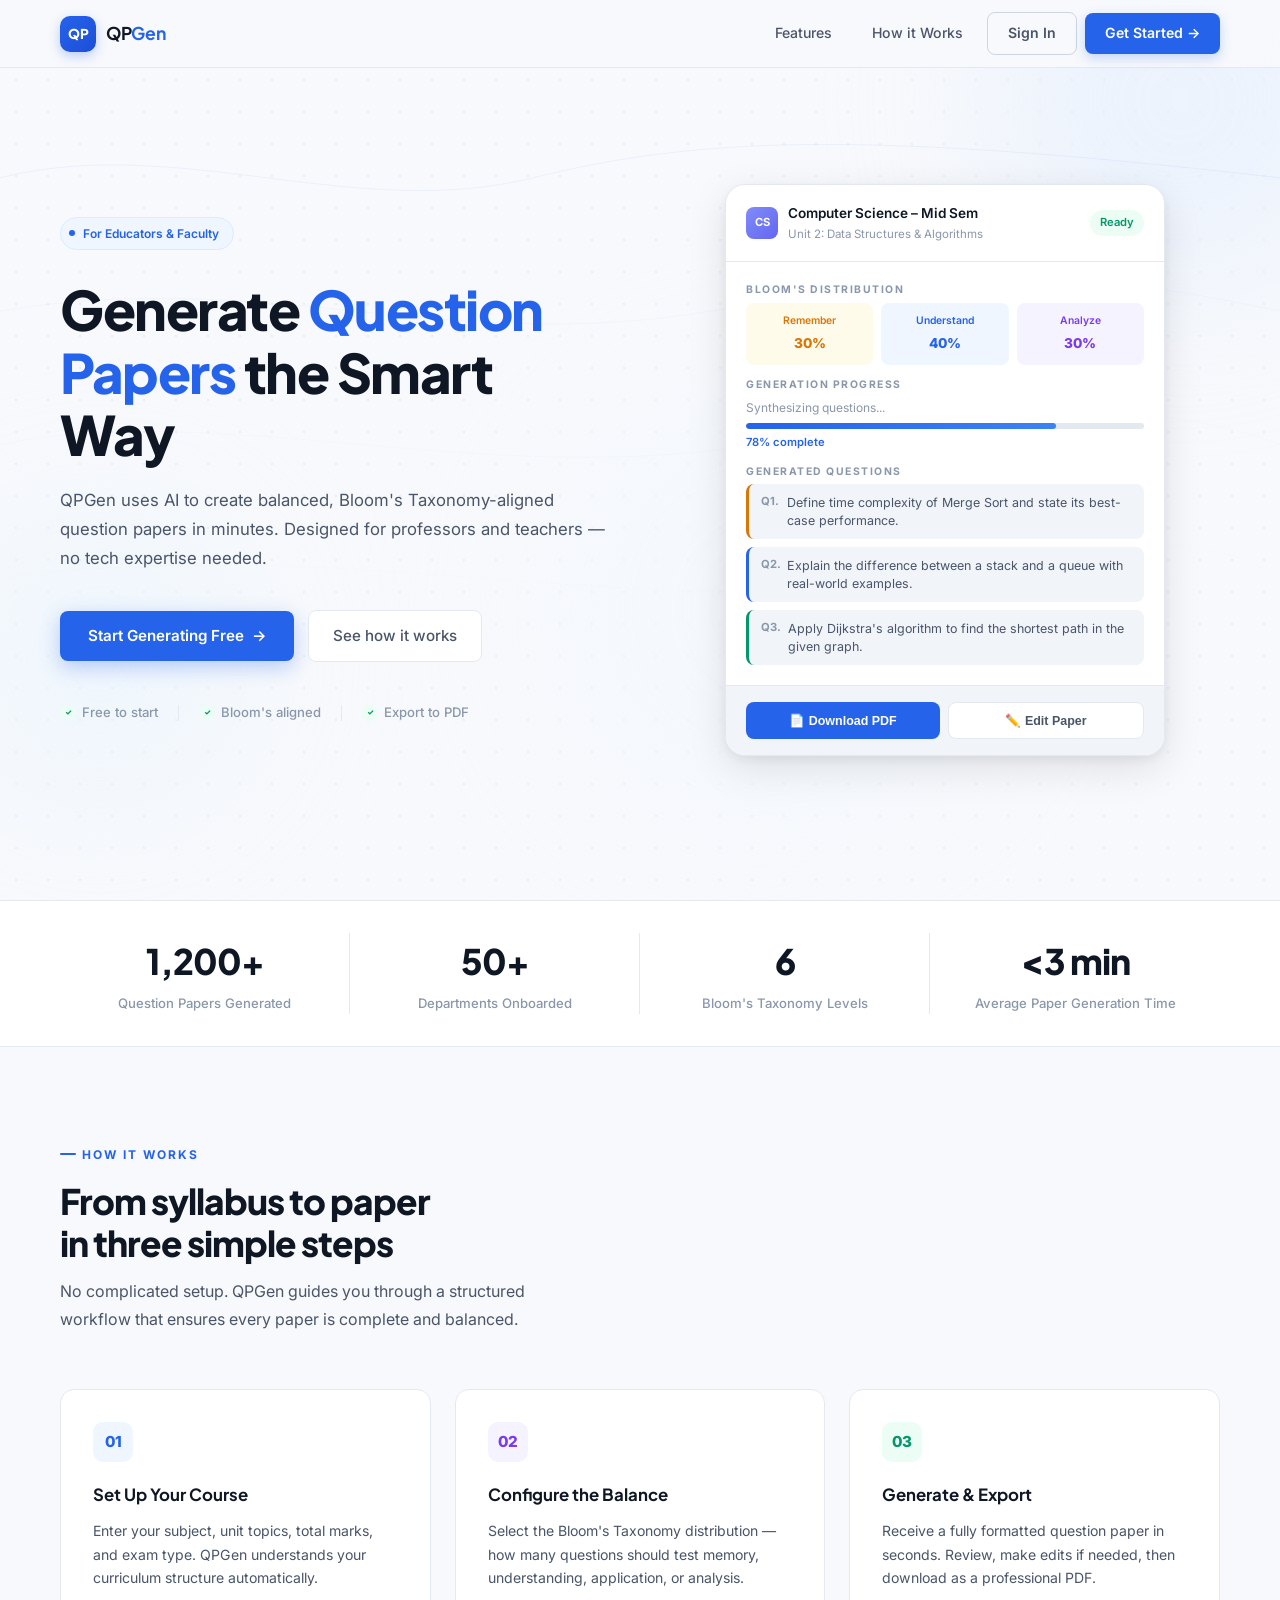
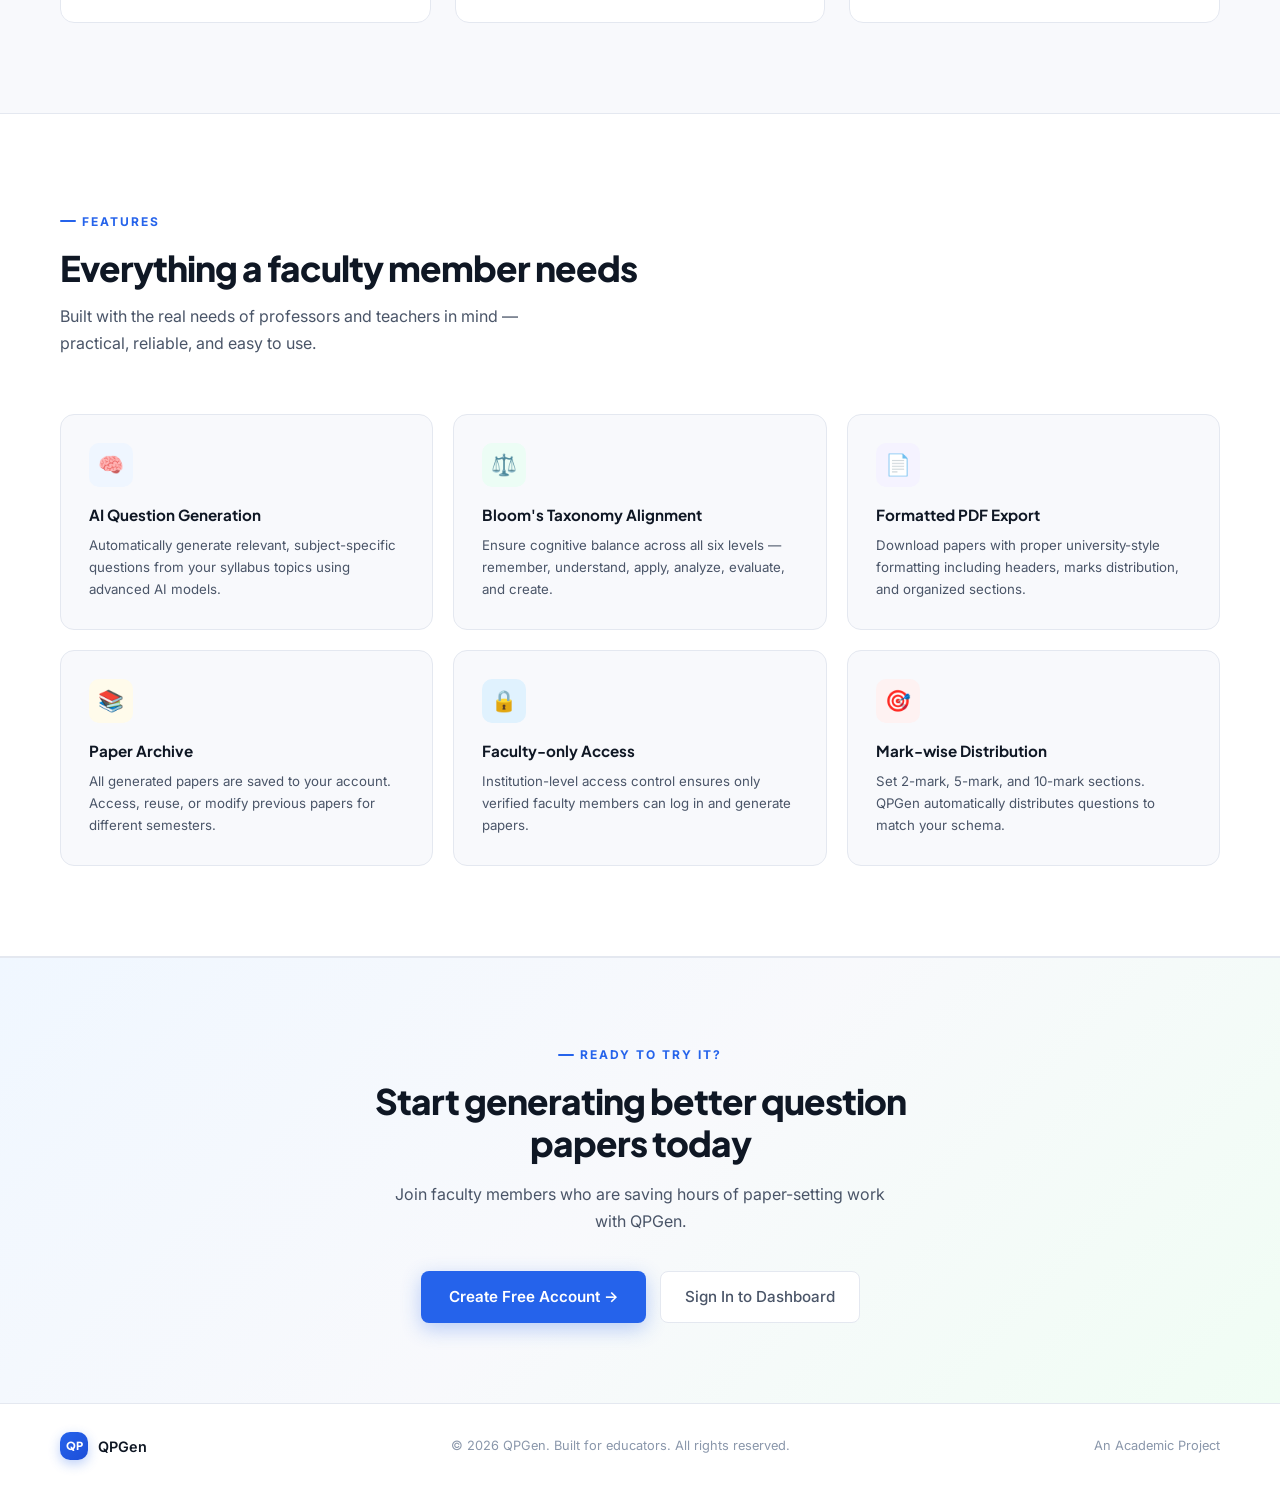
<file: frontend/generate.html>
<!DOCTYPE html>
<html lang="en">

<head>
    <meta charset="UTF-8">
    <meta name="viewport" content="width=device-width, initial-scale=1.0">
    <title>QPGen — Design Lab</title>
    <link
        href="https://fonts.googleapis.com/css2?family=Playfair+Display:ital,wght@0,700;0,900;1,700&family=DM+Sans:wght@300;400;500;600&family=DM+Mono:wght@400;500&display=swap"
        rel="stylesheet">
    <link href="style.css" rel="stylesheet">
    <style>
        .two-col {
            display: grid;
            grid-template-columns: 1fr 1fr;
            gap: 32px;
        }

        .card {
            background: var(--surface);
            border: 1px solid var(--border);
            padding: 40px;
            border-radius: var(--radius);
            box-shadow: var(--shadow-sm);
        }

        .card-title {
            font-family: 'DM Mono', monospace;
            font-size: 0.75em;
            letter-spacing: 2px;
            color: var(--text-muted);
            text-transform: uppercase;
            margin-bottom: 32px;
            display: flex;
            align-items: center;
            gap: 12px;
        }

        .card-title span {
            color: var(--brand);
            font-weight: 700;
        }

        /* Distribution Grid */
        .dist-grid {
            display: grid;
            grid-template-columns: repeat(2, 1fr);
            gap: 20px;
        }

        .dist-item {
            background: white;
            padding: 20px;
            border: 1px solid var(--border);
            border-radius: 12px;
            box-shadow: 0 2px 4px rgba(0,0,0,0.02);
            transition: all 0.3s;
        }

        .dist-item:hover {
            border-color: var(--brand);
            box-shadow: var(--shadow-md);
            transform: translateY(-2px);
        }

        .dist-head {
            display: flex;
            justify-content: space-between;
            margin-bottom: 16px;
        }

        .dist-lbl {
            font-size: 0.75em;
            color: var(--text-secondary);
            font-weight: 600;
            text-transform: uppercase;
            letter-spacing: 0.5px;
        }

        .dist-val {
            font-family: 'DM Mono';
            color: var(--brand);
            font-size: 1em;
            font-weight: 700;
        }

        /* Premium Range Slider */
        input[type="range"] {
            -webkit-appearance: none;
            appearance: none;
            width: 100%;
            height: 6px;
            background: #e2e8f0;
            border-radius: 100px;
            outline: none;
            margin: 12px 0;
            transition: all 0.2s;
        }
        input[type="range"]::-webkit-slider-thumb {
            -webkit-appearance: none;
            width: 20px;
            height: 20px;
            background: white;
            border: 2px solid var(--brand);
            border-radius: 50%;
            cursor: pointer;
            box-shadow: 0 2px 4px rgba(0,0,0,0.1);
            transition: all 0.2s;
        }
        input[type="range"]::-webkit-slider-thumb:hover {
            transform: scale(1.15);
            background: var(--brand);
            box-shadow: 0 0 0 5px var(--brand-dim);
        }

        .btn-gen {
            width: 100%;
            padding: 18px;
            background: var(--grad-blue);
            color: white;
            font-weight: 700;
            border: none;
            cursor: pointer;
            margin-top: 40px;
            font-family: 'DM Mono', monospace;
            letter-spacing: 2px;
            text-transform: uppercase;
            transition: all 0.3s;
            border-radius: 8px;
            font-size: 0.85em;
            box-shadow: 0 4px 12px rgba(37,99,235,0.25);
        }

        .btn-gen:hover {
            transform: translateY(-2px);
            box-shadow: 0 8px 20px rgba(37,99,235,0.35);
        }

        .btn-gen:disabled {
            opacity: 0.5;
            background: #cbd5e1;
            box-shadow: none;
            transform: none;
            cursor: not-allowed;
        }

        /* Neural Loading Overlay */
        .neural-overlay {
            position: fixed;
            inset: 0;
            background: rgba(255, 255, 255, 0.9);
            backdrop-filter: blur(8px);
            z-index: 5000;
            display: none;
            flex-direction: column;
            align-items: center;
            justify-content: center;
            gap: 24px;
        }

        .neural-hex {
            width: 60px;
            height: 60px;
            border: 3px solid var(--brand);
            border-top-color: transparent;
            border-radius: 50%;
            animation: spin 1s linear infinite;
        }

        @keyframes spin {
            to { transform: rotate(360deg); }
        }

        /* PREVIEW WRAP */
        .preview-wrap {
            margin-top: 60px;
            display: none;
            animation: fadeIn 0.8s ease;
        }

        .preview-head {
            background: var(--surface);
            padding: 40px;
            border: 1px solid var(--border);
            border-radius: var(--radius) var(--radius) 0 0;
            display: flex;
            justify-content: space-between;
            align-items: center;
            box-shadow: var(--shadow-sm);
        }

        .preview-title {
            font-family: 'Playfair Display', serif;
            font-size: 2.2em;
            font-weight: 700;
            color: var(--text-primary);
        }

        .preview-body {
            background: var(--surface);
            border: 1px solid var(--border);
            border-top: none;
            border-radius: 0 0 var(--radius) var(--radius);
            box-shadow: var(--shadow-sm);
        }

        .q-preview-item {
            padding: 32px 40px;
            border-bottom: 1px solid var(--border);
            display: flex;
            gap: 24px;
            transition: background 0.2s;
        }
        .q-preview-item:last-child { border-bottom: none; }
        .q-preview-item:hover { background: var(--bg); }

        .q-preview-num {
            font-family: 'DM Mono';
            color: var(--text-muted);
            font-size: 0.9em;
            font-weight: 600;
            width: 28px;
        }

        .q-preview-text {
            flex: 1;
            font-size: 1.05em;
            line-height: 1.7;
            color: var(--text-primary);
        }

        .q-preview-marks {
            color: var(--brand);
            font-family: 'DM Mono';
            font-size: 0.85em;
            font-weight: 700;
            letter-spacing: 0.5px;
        }

        .rq-badge {
            display: inline-block;
            margin-left: 12px;
            font-family: 'DM Mono';
            font-size: 0.6em;
            padding: 2px 8px;
            border-radius: 4px;
            text-transform: uppercase;
            font-weight: 700;
        }
        .b-remember { background: #fef3c7; color: #d97706; }
        .b-understand { background: #dbeafe; color: #2563eb; }
        .b-apply { background: #d1fae5; color: #10b981; }
        .b-analyze { background: #ede9fe; color: #8b5cf6; }
        .b-evaluate { background: #ffe4e6; color: #f43f5e; }
        .b-create { background: #e0f2fe; color: #06b6d4; }
    </style>
</head>

<body>
    <div class="ambient-bg">
        <div class="glow-1"></div>
        <div class="glow-2"></div>
    </div>

    <div class="layout">
        <aside class="sidebar">
            <a href="dashboard.html" class="logo">
                <div class="logo-mark">QP</div>
                <span class="logo-text">QPGen</span>
            </a>

            <div class="nav-section">Workspace</div>
            <a href="dashboard.html" class="nav-item">
                <span class="nav-icon">▤</span> Dashboard
            </a>
            <a href="questions.html" class="nav-item">
                <span class="nav-icon">⚄</span> Question Bank
            </a>
            <a href="generate.html" class="nav-item active">
                <span class="nav-icon">✦</span> Generate Paper
            </a>

            <div class="nav-section">Management</div>
            <a href="profile.html" class="nav-item">
                <span class="nav-icon">👤</span> Account Profile
            </a>

            <div id="adminArea" style="display: none;">
                <div class="nav-section">University Admin</div>
                <a href="admin/teachers.html" class="nav-item">
                    <span class="nav-icon">⌘</span> Manage Faculty
                </a>
                <a href="admin/requests.html" class="nav-item">
                    <span class="nav-icon">✉</span> Access Requests
                </a>
            </div>

            <div class="sidebar-footer">
                <div class="user-pill" onclick="location.href='profile.html'">
                    <div class="avatar" id="av">P</div>
                    <div class="user-meta">
                        <div class="user-name" id="uName">Professor</div>
                        <div class="user-email" id="uEmail">prof@univ.edu</div>
                    </div>
                </div>
                <button class="btn btn-danger" style="width: 100%; margin-top: 16px; font-size: 0.7em;" onclick="logout()">Secure Logout</button>
            </div>
        </aside>

        <main class="main">
            <header class="page-header animate-fade">
                <p>Synthesis Lab</p>
                <h1>Cognitive<br><em>Composer.</em></h1>
            </header>

            <div class="content animate-fade">
                <div id="msg" class="msg-bar"></div>

                <div class="two-col">
                    <div class="card">
                        <div class="card-title"><span>01</span> Neural Configuration</div>

                        <div class="form-group">
                            <label>Curriculum Strata</label>
                            <select id="sSub" onchange="loadStats()"></select>
                        </div>
                        <div class="form-group">
                            <label>Archives Title</label>
                            <input type="text" id="sTitle" placeholder="End-Term Evaluation (2025)...">
                        </div>

                        <div class="form-group">
                            <label>Duration (Minutes)</label>
                            <input type="number" id="sDuration" value="180" min="30" max="300">
                        </div>

                        <div class="form-group" style="background: #f1f5f9; padding: 6px; border-radius: 12px; margin-top: 32px;">
                            <div style="display:flex; gap:4px;">
                                <button id="modeManual" onclick="setMode('manual')"
                                    style="flex:1; padding:12px; background:white; color:var(--brand); border:none; cursor:pointer; border-radius: 8px; font-family: 'DM Mono'; font-weight: 700; font-size: 0.7em; text-transform: uppercase; letter-spacing: 1px; box-shadow: var(--shadow-sm);">Handcrafted</button>
                                <button id="modeAI" onclick="setMode('ai')"
                                    style="flex:1; padding:12px; background:transparent; color:var(--text-muted); border:none; cursor:pointer; border-radius: 8px; font-family: 'DM Mono'; font-weight: 700; font-size: 0.7em; text-transform: uppercase; letter-spacing: 1px;">AI Synthesis</button>
                            </div>
                        </div>

                        <div id="aiBlock" style="display:none; transition: all 0.3s;">
                            <div class="form-group">
                                <label>Domain Constraints (Optional)</label>
                                <textarea id="aiTopic" rows="3" placeholder="Focus on specific topics..."></textarea>
                            </div>
                        </div>
                    </div>

                    <div class="card">
                        <div class="card-title"><span>02</span> Marks Distribution</div>

                        <div class="dist-grid">
                            <div class="dist-item">
                                <div class="dist-head"><span class="dist-lbl">1 MARK ITEMS</span><span class="dist-val"
                                        id="v1">0</span></div>
                                <input type="range" id="m1" min="0" max="20" value="0" oninput="updateDist()">
                            </div>
                            <div class="dist-item">
                                <div class="dist-head"><span class="dist-lbl">3 MARK ITEMS</span><span class="dist-val"
                                        id="v3">0</span></div>
                                <input type="range" id="m3" min="0" max="15" value="0" oninput="updateDist()">
                            </div>
                            <div class="dist-item">
                                <div class="dist-head"><span class="dist-lbl">5 MARK ITEMS</span><span class="dist-val"
                                        id="v5">0</span></div>
                                <input type="range" id="m5" min="0" max="10" value="0" oninput="updateDist()">
                            </div>
                            <div class="dist-item">
                                <div class="dist-head"><span class="dist-lbl">10 MARK ITEMS</span><span class="dist-val"
                                        id="v10">0</span></div>
                                <input type="range" id="m10" min="0" max="5" value="0" oninput="updateDist()">
                            </div>
                        </div>

                        <div style="margin-top:40px; border-top:1px solid var(--border); padding-top:24px; display:flex; justify-content:space-between; align-items: center;">
                            <div>
                                <div style="font-family:'DM Mono'; font-size:0.65em; color:var(--text-muted); letter-spacing:2px; text-transform: uppercase;">Total Score</div>
                                <div id="vTotal" style="font-family:'Playfair Display'; color:var(--brand); font-weight:900; font-size:2em;">0 / 100</div>
                            </div>
                            <button id="btnGen" class="btn-gen" style="width: auto; margin-top: 0; padding: 18px 48px;" onclick="composerAction()">Initiate Synthesis →</button>
                        </div>
                    </div>
                </div>

                <div id="result" class="preview-wrap">
                    <div class="preview-head">
                        <div>
                            <div class="preview-title" id="rTitle">Evaluation Paper</div>
                            <div style="font-family:'DM Mono'; font-size:0.75em; color:var(--text-muted); text-transform: uppercase; letter-spacing: 1.5px; margin-top: 4px;" id="rSub">SUBJECT ALLOCATION</div>
                        </div>
                        <button class="btn-gen" style="width:auto; padding:12px 32px; margin-top: 0;" onclick="downloadPdf()">Download PDF ↓</button>
                    </div>
                    <div class="preview-body" id="qList"></div>
                </div>
            </div>
        </main>
    </div>

    <div id="neural" class="neural-overlay">
        <div class="neural-hex"></div>
        <div style="font-family:'DM Mono'; color:var(--brand); letter-spacing:3px; font-size:0.85em; font-weight: 700;">CALCULATING NEURAL PATHWAYS</div>
    </div>

    <script>
        const API = '/api';
        const token = localStorage.getItem('token');
        if (!token) window.location.href = 'index.html';
        const user = JSON.parse(localStorage.getItem('user') || '{}');
        const headers = { 'Authorization': `Bearer ${token}`, 'Content-Type': 'application/json' };

        document.getElementById('uName').textContent = user.username;
        document.getElementById('av').textContent = (user.username || 'P')[0].toUpperCase();
        if (user.roles && user.roles.includes('admin')) document.getElementById('adminArea').style.display = 'block';

        let mode = 'manual';
        let currentPaper = null;

        async function loadSubjects() {
            try {
                const res = await fetch(`${API}/teacher/subjects`, { headers });
                const d = await res.json();
                const list = d.data || [];
                document.getElementById('sSub').innerHTML = list.map(s => `<option value="${s.id}">${s.name}</option>`).join('');
                updateDist();
            } catch (e) { console.error(e); }
        }

        function setMode(m) {
            mode = m;
            const btnManual = document.getElementById('modeManual');
            const btnAI = document.getElementById('modeAI');
            
            if (m === 'manual') {
                btnManual.style.background = 'white';
                btnManual.style.color = 'var(--brand)';
                btnManual.style.boxShadow = 'var(--shadow-sm)';
                btnAI.style.background = 'transparent';
                btnAI.style.color = 'var(--text-muted)';
                btnAI.style.boxShadow = 'none';
                document.getElementById('aiBlock').style.display = 'none';
            } else {
                btnAI.style.background = 'white';
                btnAI.style.color = 'var(--brand)';
                btnAI.style.boxShadow = 'var(--shadow-sm)';
                btnManual.style.background = 'transparent';
                btnManual.style.color = 'var(--text-muted)';
                btnManual.style.boxShadow = 'none';
                document.getElementById('aiBlock').style.display = 'block';
            }
        }

        function updateDist() {
            const m1 = parseInt(document.getElementById('m1').value);
            const m3 = parseInt(document.getElementById('m3').value);
            const m5 = parseInt(document.getElementById('m5').value);
            const m10 = parseInt(document.getElementById('m10').value);

            document.getElementById('v1').textContent = m1;
            document.getElementById('v3').textContent = m3;
            document.getElementById('v5').textContent = m5;
            document.getElementById('v10').textContent = m10;

            const total = (m1 * 1) + (m3 * 3) + (m5 * 5) + (m10 * 10);
            document.getElementById('vTotal').textContent = `${total} / 100`;
            document.getElementById('vTotal').style.color = total > 100 ? '#f43f5e' : 'var(--brand)';
            document.getElementById('btnGen').disabled = total === 0 || total > 100;
        }

        async function composerAction() {
            const m1 = parseInt(document.getElementById('m1').value);
            const m3 = parseInt(document.getElementById('m3').value);
            const m5 = parseInt(document.getElementById('m5').value);
            const m10 = parseInt(document.getElementById('m10').value);
            const totalMarks = (m1 * 1) + (m3 * 3) + (m5 * 5) + (m10 * 10);
            const duration = parseInt(document.getElementById('sDuration').value);
            const title = document.getElementById('sTitle').value || 'New Examination Paper';
            const subjectId = parseInt(document.getElementById('sSub').value);

            let endpoint = `${API}/papers/generate`;
            let payload = {
                title,
                subject_id: subjectId,
                duration_minutes: duration,
                total_marks: totalMarks
            };

            if (mode === 'manual') {
                payload.config = {
                    question_type: 'mixed',
                    marks_distribution: { 1: m1, 3: m3, 5: m5, 10: m10 }
                };
            } else {
                endpoint = `${API}/papers/generate-ai-syllabus`;
                payload.syllabus = document.getElementById('aiTopic').value || 'General curriculum';
                payload.distribution = { 1: m1, 3: m3, 5: m5, 10: m10 };
            }

            document.getElementById('neural').style.display = 'flex';
            try {
                const res = await fetch(endpoint, { method: 'POST', headers, body: JSON.stringify(payload) });
                const d = await res.json();
                if (res.ok) {
                    currentPaper = d.paper;
                    renderResult(d.paper);
                } else alert(d.error || d.message || 'Synthesis error.');
            } catch (e) { alert('Archival link failed.'); }
            finally { document.getElementById('neural').style.display = 'none'; }
        }

        function renderResult(p) {
            document.getElementById('result').style.display = 'block';
            document.getElementById('rTitle').textContent = p.title;
            document.getElementById('rSub').textContent = document.getElementById('sSub').options[document.getElementById('sSub').selectedIndex].text.toUpperCase();

            document.getElementById('qList').innerHTML = p.questions.map((q, i) => `
                <div class="q-preview-item">
                    <div class="q-preview-num">${String(i + 1).padStart(2, '0')}</div>
                    <div class="q-preview-text">
                        ${q.text}
                        <span class="rq-badge b-${q.blooms_level}">${q.blooms_level}</span>
                    </div>
                    <div class="q-preview-marks">${q.marks} PTS</div>
                </div>
            `).join('');

            window.scrollTo({ top: document.getElementById('result').offsetTop - 40, behavior: 'smooth' });
        }

        async function downloadPdf() {
            if (!currentPaper) return;
            try {
                const res = await fetch(`${API}/papers/${currentPaper.id}/pdf`, { headers });
                const blob = await res.blob();
                const url = window.URL.createObjectURL(blob);
                const a = document.createElement('a');
                a.href = url;
                a.download = `QPGen_${currentPaper.title.replace(/\s+/g, '_')}.pdf`;
                document.body.appendChild(a);
                a.click();
                a.remove();
            } catch (e) { alert('PDF Synthesis failed.'); }
        }

        function logout() { localStorage.clear(); window.location.href = 'index.html'; }
        loadSubjects();
    </script>
</body>

</html>
</file>
<file: frontend/style.css>
/* 
    QPGen Global Design System 
    "Institutional Elegance" Theme
    Curated for Educators & Faculty
*/

:root {
    /* ── PALETTE (Minimalist Light) ── */
    --bg: #f8f9fc;
    --surface: #ffffff;
    --surface-alt: #f1f4f9;
    --card: #ffffff;
    --border: #e4e8f0;
    --border-strong: #cdd5e0;
    
    /* Brand Colors */
    --blue: #2563eb;
    --blue-light: #3b82f6;
    --blue-dim: #eff6ff;
    --blue-mid: #dbeafe;
    
    /* Semantic names for easier transition */
    --brand: var(--blue);
    --brand-light: var(--blue-light);
    --brand-dim: var(--blue-dim);
    
    /* Bloom's Palette */
    --bloom-remember: #f59e0b; /* Amber */
    --bloom-understand: #2563eb; /* Blue */
    --bloom-apply: #10b981; /* Emerald */
    --bloom-analyze: #8b5cf6; /* Violet */
    --bloom-evaluate: #f43f5e; /* Rose */
    --bloom-create: #06b6d4; /* Cyan */

    /* Text */
    --text-primary: #0f1724;
    --text-secondary: #4a5568;
    --text-muted: #8a97ab;
    
    /* Backward compatibility during transition */
    --black: #0f1724;
    --white: #ffffff;
    --text: var(--text-secondary);
    --muted: var(--text-muted);
    --deep: var(--bg);
    --gold: var(--blue);
    --gold-light: var(--blue-light);
    --gold-dim: var(--blue-dim);
    
    /* Spacing & Layout */
    --sw: 260px;
    --radius: 14px;
    --radius-sm: 8px;
    --radius-lg: 20px;
    
    /* Shadows */
    --shadow-sm: 0 1px 2px rgba(0,0,0,0.05);
    --shadow-md: 0 4px 6px -1px rgba(0,0,0,0.1), 0 2px 4px -1px rgba(0,0,0,0.06);
    --shadow-lg: 0 10px 15px -3px rgba(0,0,0,0.1), 0 4px 6px -2px rgba(0,0,0,0.05);
    --shadow-premium: 0 20px 25px -5px rgba(0,0,0,0.1), 0 10px 10px -5px rgba(0,0,0,0.04);
    
    /* Premium Gradients */
    --grad-indigo: linear-gradient(135deg, #6366f1 0%, #4f46e5 100%);
    --grad-blue: linear-gradient(135deg, #3b82f6 0%, #2563eb 100%);
    --grad-dark: linear-gradient(135deg, #1e293b 0%, #0f172a 100%);
    
    --glow-brand: 0 0 24px rgba(37, 99, 235, 0.1);
}

/* ── RESET ── */
*, *::before, *::after {
    margin: 0;
    padding: 0;
    box-sizing: border-box;
}

html {
    scroll-behavior: smooth;
}

body {
    background: var(--bg);
    color: var(--text-primary);
    font-family: 'DM Sans', sans-serif;
    min-height: 100vh;
    line-height: 1.6;
    overflow-x: hidden;
}

/* ── AMBIENT ── */
.ambient-bg {
    position: fixed;
    inset: 0;
    z-index: -1;
    pointer-events: none;
    overflow: hidden;
}

.glow-1 {
    position: absolute;
    width: 600px;
    height: 600px;
    background: radial-gradient(circle, rgba(37, 99, 235, 0.03) 0%, transparent 70%);
    top: -100px;
    right: -100px;
}

.glow-2 {
    position: absolute;
    width: 500px;
    height: 500px;
    background: radial-gradient(circle, rgba(37, 99, 235, 0.02) 0%, transparent 70%);
    bottom: -100px;
    left: -50px;
}

/* ── LAYOUT ── */
.layout {
    display: flex;
    min-height: 100vh;
}

.main {
    margin-left: var(--sw);
    flex: 1;
    padding: 60px 80px;
    max-width: 1600px;
}

/* ── SIDEBAR ── */
.sidebar {
    width: var(--sw);
    background: var(--surface);
    border-right: 1px solid var(--border);
    display: flex;
    flex-direction: column;
    position: fixed;
    top: 0;
    left: 0;
    bottom: 0;
    z-index: 1000;
    padding: 32px 20px;
    box-shadow: 1px 0 10px rgba(0,0,0,0.02);
}

.logo {
    display: flex;
    align-items: center;
    gap: 12px;
    margin-bottom: 60px;
    text-decoration: none;
}

.logo-mark {
    width: 32px;
    height: 32px;
    background: var(--blue);
    border-radius: 8px;
    display: flex;
    align-items: center;
    justify-content: center;
    font-family: 'Playfair Display', serif;
    font-weight: 900;
    color: white;
    font-size: 0.9em;
    box-shadow: 0 4px 12px rgba(37, 99, 235, 0.3);
}

.logo-text {
    font-family: 'DM Mono', monospace;
    font-size: 0.85em;
    letter-spacing: 2px;
    color: var(--text-primary);
    text-transform: uppercase;
    font-weight: 700;
}

.nav-section {
    font-family: 'DM Mono', monospace;
    font-size: 0.6em;
    letter-spacing: 3px;
    color: var(--muted);
    text-transform: uppercase;
    margin: 24px 0 12px;
}

.nav-item {
    display: flex;
    align-items: center;
    gap: 14px;
    padding: 12px 14px;
    color: var(--text);
    text-decoration: none;
    font-size: 0.88em;
    transition: all 0.3s;
    margin-bottom: 4px;
    border-radius: var(--radius-sm);
}

.nav-item:hover,
.nav-item.active {
    color: var(--brand);
    background: var(--brand-dim);
}

.nav-item.active {
    font-weight: 600;
}

.sidebar-footer {
    margin-top: auto;
    padding-top: 24px;
    border-top: 1px solid var(--border);
}

/* ── BUTTONS ── */
.btn {
    display: inline-flex;
    align-items: center;
    justify-content: center;
    gap: 10px;
    padding: 12px 24px;
    font-family: 'DM Mono', monospace;
    font-size: 0.75em;
    text-transform: uppercase;
    letter-spacing: 1px;
    font-weight: 600;
    cursor: pointer;
    transition: all 0.3s;
    border-radius: var(--radius-sm);
    text-decoration: none;
    border: none;
}

.btn-primary {
    background: var(--blue);
    color: white;
    box-shadow: 0 4px 14px rgba(37, 99, 235, 0.25);
}

.btn-primary:hover {
    background: var(--blue-light);
    transform: translateY(-2px);
    box-shadow: 0 6px 20px rgba(37, 99, 235, 0.35);
}

.btn-outline {
    background: transparent;
    border: 1px solid var(--border-strong);
    color: var(--text);
}

.btn-outline:hover {
    border-color: var(--blue);
    color: var(--blue);
    background: var(--blue-dim);
}

.btn-danger {
    background: rgba(231, 76, 60, 0.1);
    color: #e74c3c;
    border: 1px solid rgba(231, 76, 60, 0.2);
}

.btn-danger:hover {
    background: #e74c3c;
    color: white;
}

/* ── CARDS & PANELS ── */
.card {
    background: var(--surface);
    border: 1px solid var(--border);
    border-radius: var(--radius);
    padding: 32px;
    box-shadow: var(--shadow-sm);
    transition: all 0.3s ease;
}

.card:hover {
    box-shadow: var(--shadow-md);
}

.panel {
    background: var(--surface);
    border: 1px solid var(--border);
    border-radius: var(--radius);
    overflow: hidden;
    box-shadow: var(--shadow-sm);
}

.panel-head {
    padding: 24px 32px;
    border-bottom: 1px solid var(--border);
    display: flex;
    justify-content: space-between;
    align-items: center;
    background: rgba(255, 255, 255, 0.02);
}

.panel-title {
    font-family: 'DM Mono', monospace;
    font-size: 0.7em;
    letter-spacing: 2px;
    color: var(--muted);
    text-transform: uppercase;
}

/* ── TYPOGRAPHY ── */
h1, h2, h3 {
    font-family: 'Plus Jakarta Sans', sans-serif;
    font-weight: 800;
}

.page-header {
    margin-bottom: 60px;
}

.page-header p {
    font-family: 'DM Mono', monospace;
    font-size: 0.8em;
    color: var(--gold);
    letter-spacing: 3px;
    text-transform: uppercase;
    margin-bottom: 8px;
}

.page-header h1 {
    font-family: 'Playfair Display', serif;
    font-size: 3.5em;
    font-weight: 700;
    line-height: 1.1;
    letter-spacing: -2px;
}

.page-header h1 em {
    font-style: italic;
    color: var(--blue);
}

/* ── FORMS ── */
input,
select,
textarea {
    width: 100%;
    background: var(--surface);
    border: 1px solid var(--border);
    color: var(--text-primary);
    padding: 14px 18px;
    border-radius: var(--radius-sm);
    font-family: inherit;
    font-size: 0.9em;
    outline: none;
    transition: all 0.3s;
}

input:focus,
select:focus,
textarea:focus {
    border-color: var(--blue);
    background: var(--surface);
    box-shadow: 0 0 0 3px rgba(37, 99, 235, 0.1);
}

.form-group {
    margin-bottom: 24px;
}

.form-group label {
    display: block;
    font-family: 'DM Mono', monospace;
    font-size: 0.65em;
    color: var(--text-muted);
    text-transform: uppercase;
    margin-bottom: 8px;
    letter-spacing: 1px;
    font-weight: 700;
}

/* ── BADGES ── */
.badge {
    display: inline-flex;
    padding: 4px 10px;
    font-family: 'DM Mono', monospace;
    font-size: 0.6em;
    text-transform: uppercase;
    letter-spacing: 1px;
    border-radius: 4px;
    border: 1px solid var(--border);
}

.badge-gold { border-color: var(--gold); color: var(--gold); background: var(--gold-dim); }
.badge-blue { border-color: var(--blue); color: var(--blue); background: var(--blue-dim); }

/* ── ANIMATIONS ── */
@keyframes fadeIn {
    from { opacity: 0; transform: translateY(10px); }
    to { opacity: 1; transform: translateY(0); }
}

.animate-fade {
    animation: fadeIn 0.6s ease-out forwards;
}

/* ── SCROLLBAR ── */
::-webkit-scrollbar { width: 6px; }
::-webkit-scrollbar-track { background: var(--bg); }
::-webkit-scrollbar-thumb { background: var(--border-strong); border-radius: 3px; }
::-webkit-scrollbar-thumb:hover { background: var(--text-muted); }

/* ── NAV ICON ── */
.nav-icon {
    width: 20px;
    text-align: center;
    opacity: 0.7;
    flex-shrink: 0;
}

/* ── USER PILL & AVATAR ── */
.user-pill {
    display: flex;
    align-items: center;
    gap: 12px;
    padding: 10px 12px;
    border-radius: var(--radius-sm);
    cursor: pointer;
    transition: background 0.2s;
    border: 1px solid var(--border);
}
.user-pill:hover { background: var(--brand-dim); border-color: var(--brand-light); }

.avatar {
    width: 32px;
    height: 32px;
    background: var(--brand);
    border-radius: 8px;
    display: flex;
    align-items: center;
    justify-content: center;
    font-weight: 700;
    font-size: 0.85em;
    color: white;
    flex-shrink: 0;
}

.user-meta { flex: 1; min-width: 0; }
.user-name { font-size: 0.8em; font-weight: 600; color: var(--text-primary); white-space: nowrap; overflow: hidden; text-overflow: ellipsis; }
.user-email { font-size: 0.65em; color: var(--text-muted); white-space: nowrap; overflow: hidden; text-overflow: ellipsis; }

/* ── PAPER ITEMS (Dashboard list) ── */
.paper-item {
    display: flex;
    align-items: center;
    gap: 20px;
    padding: 20px 32px;
    border-bottom: 1px solid var(--border);
    cursor: pointer;
    transition: background 0.2s;
}
.paper-item:last-child { border-bottom: none; }
.paper-item:hover { background: var(--brand-dim); }

.paper-num {
    font-family: 'DM Mono', monospace;
    font-size: 0.75em;
    color: var(--muted);
    letter-spacing: 1px;
    min-width: 28px;
}

.paper-content { flex: 1; min-width: 0; }
.paper-title {
    font-size: 0.95em;
    font-weight: 600;
    color: var(--text-primary);
    margin-bottom: 4px;
    white-space: nowrap;
    overflow: hidden;
    text-overflow: ellipsis;
}
.paper-meta {
    font-family: 'DM Mono', monospace;
    font-size: 0.65em;
    color: var(--muted);
    letter-spacing: 1px;
}

.paper-status {
    font-family: 'DM Mono', monospace;
    font-size: 0.6em;
    letter-spacing: 2px;
    color: var(--gold);
    opacity: 0.7;
    flex-shrink: 0;
}

/* ── BLOOM CHART ── */
.bloom-chart {
    padding: 24px 32px;
    display: flex;
    flex-direction: column;
    gap: 16px;
}

.bloom-row {
    display: flex;
    align-items: center;
    gap: 12px;
}

.bloom-label {
    font-family: 'DM Mono', monospace;
    font-size: 0.65em;
    letter-spacing: 1px;
    text-transform: capitalize;
    color: var(--text-secondary);
    width: 80px;
    flex-shrink: 0;
}

.bloom-bar-wrap {
    flex: 1;
    height: 6px;
    background: var(--surface-alt);
    border-radius: 3px;
    overflow: hidden;
}

.bloom-bar-fill {
    height: 100%;
    border-radius: 3px;
    transition: width 0.8s cubic-bezier(0.4, 0, 0.2, 1);
}

.bloom-val {
    font-family: 'DM Mono', monospace;
    font-size: 0.7em;
    color: var(--text-muted);
    width: 24px;
    text-align: right;
    flex-shrink: 0;
}

/* ── MSG BAR ── */
.msg-bar {
    padding: 12px 20px;
    border-radius: var(--radius-sm);
    font-family: 'DM Mono', monospace;
    font-size: 0.75em;
    letter-spacing: 1px;
    display: none;
    margin-bottom: 16px;
}
.msg-bar.error { background: rgba(231,76,60,0.1); border: 1px solid rgba(231,76,60,0.2); color: #e74c3c; }
.msg-bar.success { background: rgba(39,174,96,0.1); border: 1px solid rgba(39,174,96,0.2); color: #27ae60; }

/* ── LOADING DOTS ── */
.loading-dots {
    font-family: 'DM Mono', monospace;
    font-size: 0.75em;
    color: var(--brand);
    letter-spacing: 2px;
    animation: blink 1.4s infinite;
}
@keyframes blink {
    0%, 100% { opacity: 1; }
    50% { opacity: 0.3; }
}

.toolbar {
    padding: 24px 80px;
    display: flex;
    justify-content: space-between;
    align-items: center;
    border-bottom: 1px solid var(--border);
    background: var(--surface);
    gap: 20px;
    flex-wrap: wrap;
}

.filters {
    display: flex;
    gap: 12px;
    align-items: center;
    flex-wrap: wrap;
}

/* ── CONTENT WRAPPER (Generate page) ── */
.content {
    padding: 0 0 80px;
}

/* ── STAT CARD HOVER ── */
.stat-card {
    transition: all 0.3s cubic-bezier(0.4, 0, 0.2, 1);
}
.stat-card:hover {
    border-color: var(--brand);
    transform: translateY(-4px);
    box-shadow: var(--shadow-md);
}

/* ── PAGE HEADER (inner pages) ── */
.page-hdr {
    margin-bottom: 60px;
    padding-bottom: 40px;
    border-bottom: 1px solid var(--border);
}
.page-hdr p {
    font-family: 'DM Mono', monospace;
    font-size: 0.75em;
    color: var(--brand);
    letter-spacing: 3px;
    text-transform: uppercase;
    margin-bottom: 12px;
}
.page-hdr h1 {
    font-family: 'Playfair Display', serif;
    font-size: 3.5em;
    font-weight: 900;
    letter-spacing: -2px;
    line-height: 1;
}
.page-hdr h1 em {
    font-style: italic;
    color: var(--brand);
}

/* ── AMBIENT GLOW ── */
.glow {
    position: absolute;
    width: 600px;
    height: 600px;
    background: radial-gradient(circle, rgba(37, 99, 235, 0.03) 0%, transparent 70%);
    bottom: -100px;
    left: -100px;
}

/* ── TABLE (Admin pages) ── */
.table-panel {
    background: var(--surface);
    border: 1px solid var(--border);
    border-radius: var(--radius);
    overflow: hidden;
}

table {
    width: 100%;
    border-collapse: collapse;
    text-align: left;
}

th {
    padding: 16px 28px;
    font-family: 'DM Mono', monospace;
    font-size: 0.65em;
    text-transform: uppercase;
    letter-spacing: 2px;
    color: var(--text-muted);
    border-bottom: 1px solid var(--border);
    background: var(--surface-alt);
}

td {
    padding: 20px 28px;
    font-size: 0.88em;
    border-bottom: 1px solid var(--border);
    color: var(--text-secondary);
    transition: background 0.2s;
}

tr:hover td { background: var(--brand-dim); }
tr:last-child td { border-bottom: none; }

/* ── DEEP SURFACE ── */
.deep { background: var(--deep); }
</file>
